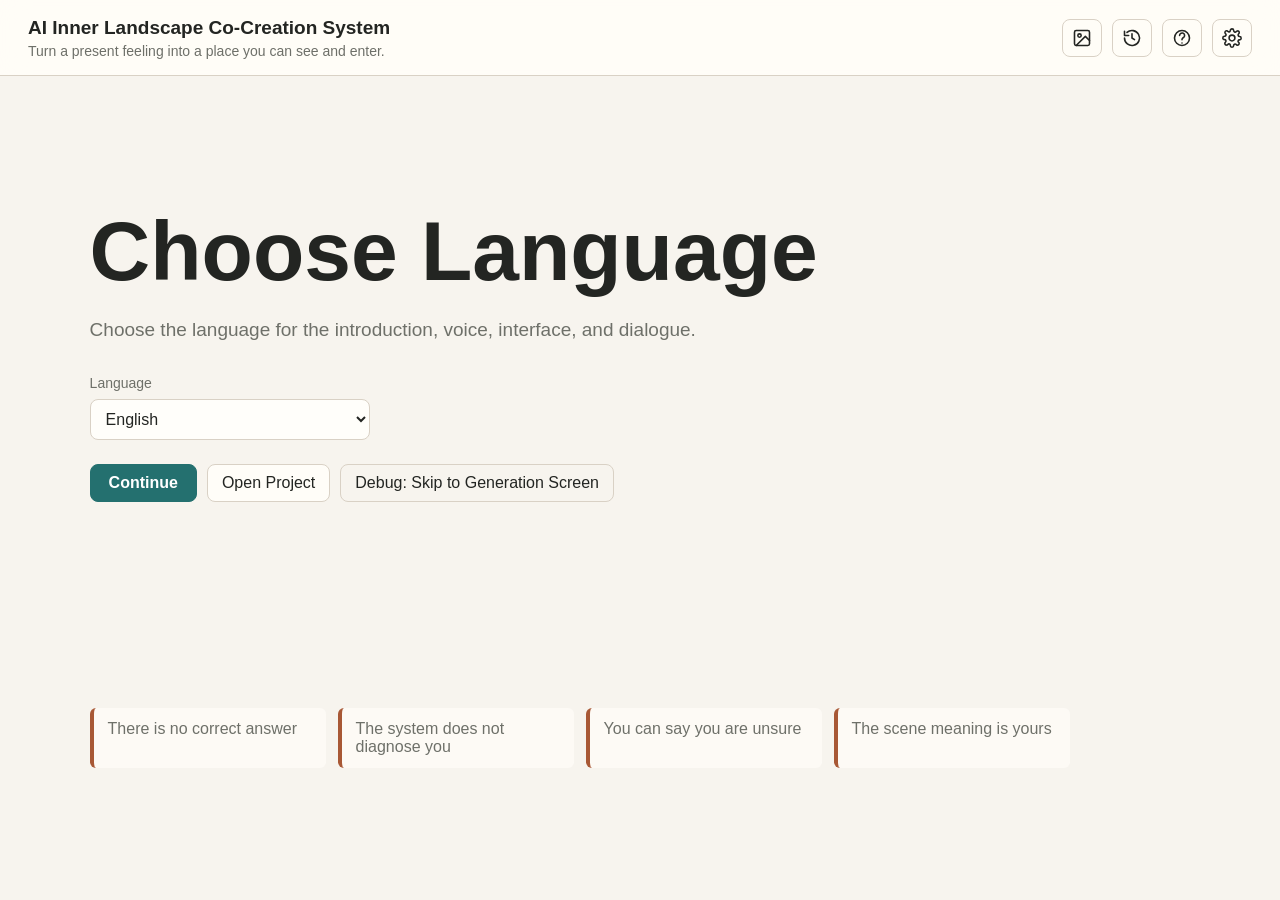
<file: Conversation/inner-landscape-app/index.html>
<!doctype html>
<html lang="en-US">
  <head>
    <meta charset="UTF-8" />
    <meta name="viewport" content="width=device-width, initial-scale=1.0" />
    <title>AI Inner Landscape Co-Creation</title>
    <link rel="stylesheet" href="./style.css?v=20260730-fullscreen-experience" />
  </head>
  <body>
    <div class="app-shell">
      <header class="topbar">
        <div>
          <div class="brand">AI Inner Landscape Co-Creation</div>
          <p class="tagline">Turn a present feeling into a place you can see and enter.</p>
        </div>
        <nav class="top-actions" aria-label="Global actions">
          <a class="icon-button" href="./record.html" title="Generation History" aria-label="Generation History">
            <svg viewBox="0 0 24 24" aria-hidden="true"><rect x="3" y="3" width="18" height="18" rx="2"/><circle cx="9" cy="9" r="2"/><path d="m21 15-5-5L5 21"/></svg>
          </a>
          <button class="icon-button" id="historyBtn" title="History" aria-label="History">
            <svg viewBox="0 0 24 24" aria-hidden="true"><path d="M3 12a9 9 0 1 0 3-6.7"/><path d="M3 4v5h5"/><path d="M12 7v5l3 2"/></svg>
          </button>
          <button class="icon-button" id="helpBtn" title="Help" aria-label="Help">
            <svg viewBox="0 0 24 24" aria-hidden="true"><path d="M9.1 9a3 3 0 1 1 5.8 1c-.5 1.2-1.7 1.7-2.4 2.6-.4.5-.5.9-.5 1.4"/><path d="M12 18h.01"/><circle cx="12" cy="12" r="9"/></svg>
          </button>
          <button class="icon-button" id="settingsBtn" title="Settings" aria-label="Settings">
            <svg viewBox="0 0 24 24" aria-hidden="true"><path d="M12 15.5a3.5 3.5 0 1 0 0-7 3.5 3.5 0 0 0 0 7Z"/><path d="M19.4 15a1.7 1.7 0 0 0 .3 1.9l.1.1a2 2 0 1 1-2.8 2.8l-.1-.1a1.7 1.7 0 0 0-1.9-.3 1.7 1.7 0 0 0-1 1.6V21a2 2 0 1 1-4 0v-.1a1.7 1.7 0 0 0-1-1.6 1.7 1.7 0 0 0-1.9.3l-.1.1a2 2 0 1 1-2.8-2.8l.1-.1a1.7 1.7 0 0 0 .3-1.9 1.7 1.7 0 0 0-1.6-1H3a2 2 0 1 1 0-4h.1a1.7 1.7 0 0 0 1.6-1 1.7 1.7 0 0 0-.3-1.9l-.1-.1a2 2 0 1 1 2.8-2.8l.1.1a1.7 1.7 0 0 0 1.9.3h.1A1.7 1.7 0 0 0 10 3.1V3a2 2 0 1 1 4 0v.1a1.7 1.7 0 0 0 1 1.6h.1a1.7 1.7 0 0 0 1.9-.3l.1-.1a2 2 0 1 1 2.8 2.8l-.1.1a1.7 1.7 0 0 0-.3 1.9v.1a1.7 1.7 0 0 0 1.6 1H21a2 2 0 1 1 0 4h-.1a1.7 1.7 0 0 0-1.5 1Z"/></svg>
          </button>
        </nav>
      </header>

      <main>
        <section class="screen home-screen" id="homeScreen">
          <div class="home-copy">
            <h1>Create Your Inner Landscape</h1>
            <p>AI helps you turn a word into a complete environment through a few simple questions.</p>
            <div class="language-choice" aria-label="Choose Language">
              <label for="homeLanguageSelect">Language</label>
              <select id="homeLanguageSelect">
                <option value="zh-CN">Chinese</option>
                <option value="en-US" selected>English</option>
              </select>
            </div>
            <div class="home-actions">
              <button class="primary-button" id="startBtn">Start Creating</button>
              <label class="secondary-button" for="projectFile">Open Project</label>
              <input id="projectFile" type="file" accept=".json,application/json" hidden />
              <button class="ghost-button" id="debugSkipBtn" type="button">Debug: Skip to Generation Screen</button>
            </div>
          </div>
          <div class="principles" aria-label="System principles">
            <span>There is no correct answer</span>
            <span>The system does not diagnose you</span>
            <span>You can say you are unsure</span>
            <span>The scene meaning is yours</span>
          </div>
        </section>

        <section class="screen intro-screen hidden" id="introScreen">
          <div class="intro-copy">
            <p id="introText"></p>
            <div class="intro-actions">
              <button class="primary-button" id="readyBtn">I'm Ready</button>
            </div>
          </div>
        </section>

        <section class="screen creator-screen hidden" id="creatorScreen">
          <aside class="scene-panel live-archive-panel" aria-label="Current scene archive">
            <div class="panel-heading">
              <div>
                <h2 id="liveArchiveTitle">Current Archive</h2>
                <p id="liveArchiveDesc">Your answers will gradually form a visible scene outline here.</p>
              </div>
            </div>
            <p class="archive-focus-text" id="archiveFocusText"></p>
            <div class="scene-fields live-archive-fields" id="liveArchiveFields"></div>
          </aside>
          <section class="chat-panel" aria-label="AI dialogue">
            <div class="chat-header">
              <div>
                <h2>Creation Dialogue</h2>
                <p>Answer only what you want to answer. AI will organize the scene archive in the background.</p>
              </div>
              <div class="chat-tools">
                <button class="secondary-button" id="musicToggleBtn" type="button">Music</button>
                <button class="secondary-button hidden" id="openConfirmBtn">View Archive</button>
                <button class="ghost-button" id="resetBtn">Restart</button>
              </div>
            </div>
            <div class="messages" id="messages" aria-live="polite"></div>
            <form class="composer" id="messageForm">
              <textarea id="messageInput" rows="3" placeholder="Write whatever comes to mind first. It does not need to be complete."></textarea>
              <div class="composer-actions">
                <button class="secondary-button" type="button" id="backBtn">Back</button>
                <button class="primary-button" type="submit">Send</button>
              </div>
            </form>
          </section>
        </section>

        <section class="screen confirm-screen hidden" id="confirmScreen">
          <div class="confirm-header">
            <div>
              <h1>Confirm Your Inner Landscape</h1>
              <p>Review your landscape. You can edit, delete, lock, or mark the meaning of each field.</p>
            </div>
            <button class="secondary-button" id="backToCreatorBtn">Back to Chat</button>
          </div>
          <div class="confirm-grid" id="confirmGrid"></div>
          <div class="output-actions">
            <button class="primary-button" id="confirmExportBtn">Generate Files</button>
            <button class="secondary-button hidden" id="downloadResultBtn">Download Prompt and Log</button>
            <button class="secondary-button hidden" id="generate2dBtn">Generate 2D Experience</button>
            <button class="secondary-button hidden" id="generateVrBtn">Generate VR Experience</button>
            <button class="primary-button hidden" id="startExperienceBtn">Start Experience</button>
          </div>
          <div class="output-preview hidden" id="outputPreview"></div>
          <p class="status-text hidden" id="vrExperienceStatus"></p>
          <div class="experience-preview hidden" id="experiencePreview"></div>
        </section>

        <section class="screen experience-screen hidden" id="experienceScreen">
          <img id="experienceImage" alt="Generated 2D inner landscape" />
          <audio id="experienceSound" loop></audio>
          <audio id="experienceMusic" loop></audio>
          <div class="experience-controls">
            <button class="secondary-button" id="exitExperienceBtn">Exit Experience</button>
          </div>
        </section>
      </main>
    </div>

    <div class="drawer-backdrop hidden" id="drawerBackdrop"></div>
    <aside class="settings-drawer hidden" id="settingsDrawer" aria-label="Settings">
      <div class="drawer-header">
        <div>
          <h2>Settings</h2>
          <p>API keys are kept only in this browser session.</p>
        </div>
        <button class="icon-button" id="closeSettingsBtn" title="Close Settings" aria-label="Close Settings">
          <svg viewBox="0 0 24 24" aria-hidden="true"><path d="M18 6 6 18"/><path d="m6 6 12 12"/></svg>
        </button>
      </div>

      <section class="settings-section">
        <h3>Language</h3>
        <label for="languageSelect">Interface and Dialogue Language</label>
        <select id="languageSelect">
          <option value="zh-CN">Chinese</option>
          <option value="en-US" selected>English</option>
        </select>
      </section>

      <section class="settings-section">
        <h3>API Settings</h3>
        <label for="apiKeyInput">OpenAI API Key</label>
        <div class="inline-field">
          <input id="apiKeyInput" type="password" autocomplete="off" placeholder="sk-..." />
          <button class="icon-button compact" id="toggleKeyBtn" title="Show or hide" aria-label="Show or hide API key">
            <svg viewBox="0 0 24 24" aria-hidden="true"><path d="M2 12s3.5-6 10-6 10 6 10 6-3.5 6-10 6S2 12 2 12Z"/><circle cx="12" cy="12" r="3"/></svg>
          </button>
        </div>
        <div class="button-row">
          <button class="secondary-button" id="testApiBtn">Test Connection</button>
          <button class="ghost-button" id="clearApiBtn">Clear</button>
        </div>
        <p class="status-text" id="apiStatus">Not set</p>
        <label for="elevenLabsKeyInput">ElevenLabs API Key</label>
        <input id="elevenLabsKeyInput" type="password" autocomplete="off" placeholder="xi-..." />
        <label for="soundProviderSelect">Sound Effect Provider</label>
        <select id="soundProviderSelect">
          <option value="elevenlabs">ElevenLabs</option>
          <option value="falai">fal.ai (Stable Audio)</option>
        </select>
        <label for="falKeyInput">fal.ai API Key</label>
        <input id="falKeyInput" type="password" autocomplete="off" placeholder="fal_..." />
        <p class="notice">The API key is only used to call the selected model. Use it only in a local research environment.</p>
      </section>

      <section class="settings-section">
        <h3>Model Settings</h3>
        <label for="modelSelect">Dialogue Model</label>
        <select id="modelSelect">
          <option value="gpt-4o">4o</option>
          <option value="gpt-4.1">4.1</option>
          <option value="gpt-4.1-mini">4.1 mini</option>
          <option value="gpt-5.4">5.4</option>
          <option value="gpt-5.4-mini">5.4 mini</option>
          <option value="gpt-5.5">5.5</option>
        </select>
        <label for="temperatureInput">Temperature</label>
        <div class="range-row">
          <input id="temperatureRange" type="range" min="0" max="1" step="0.01" value="0.4" />
          <input id="temperatureInput" type="text" inputmode="decimal" pattern="^0(\\.\\d+)?$|^1(\\.0+)?$" value="0.4" />
        </div>
        <p class="notice">Use 0.3-0.5 for stable extraction. Unsupported parameters are omitted automatically.</p>
      </section>

      <section class="settings-section">
        <h3>Generation Settings</h3>
        <label><input id="englishPromptCheck" type="checkbox" checked /> Generate English image and sound prompts</label>
        <label><input id="strictNoPsychCheck" type="checkbox" checked /> Block psychological diagnosis wording</label>
      </section>

      <section class="settings-section">
        <h3>File Save Settings</h3>
        <label for="outputFolderInput">Project Save Location</label>
        <input id="outputFolderInput" value="Documents/InnerLandscape/" />
        <div class="button-row">
          <button class="secondary-button" id="restoreFolderBtn">Restore Default</button>
        </div>
        <p class="notice">Save prompts and logs through the local server or download them in the browser.</p>
      </section>
    </aside>

    <dialog id="infoDialog">
      <form method="dialog">
        <h2 id="dialogTitle">Information</h2>
        <div id="dialogBody"></div>
        <button class="primary-button">OK</button>
      </form>
    </dialog>

    <script src="./app.js?v=20260730-fullscreen-experience"></script>
  </body>
</html>
</file>
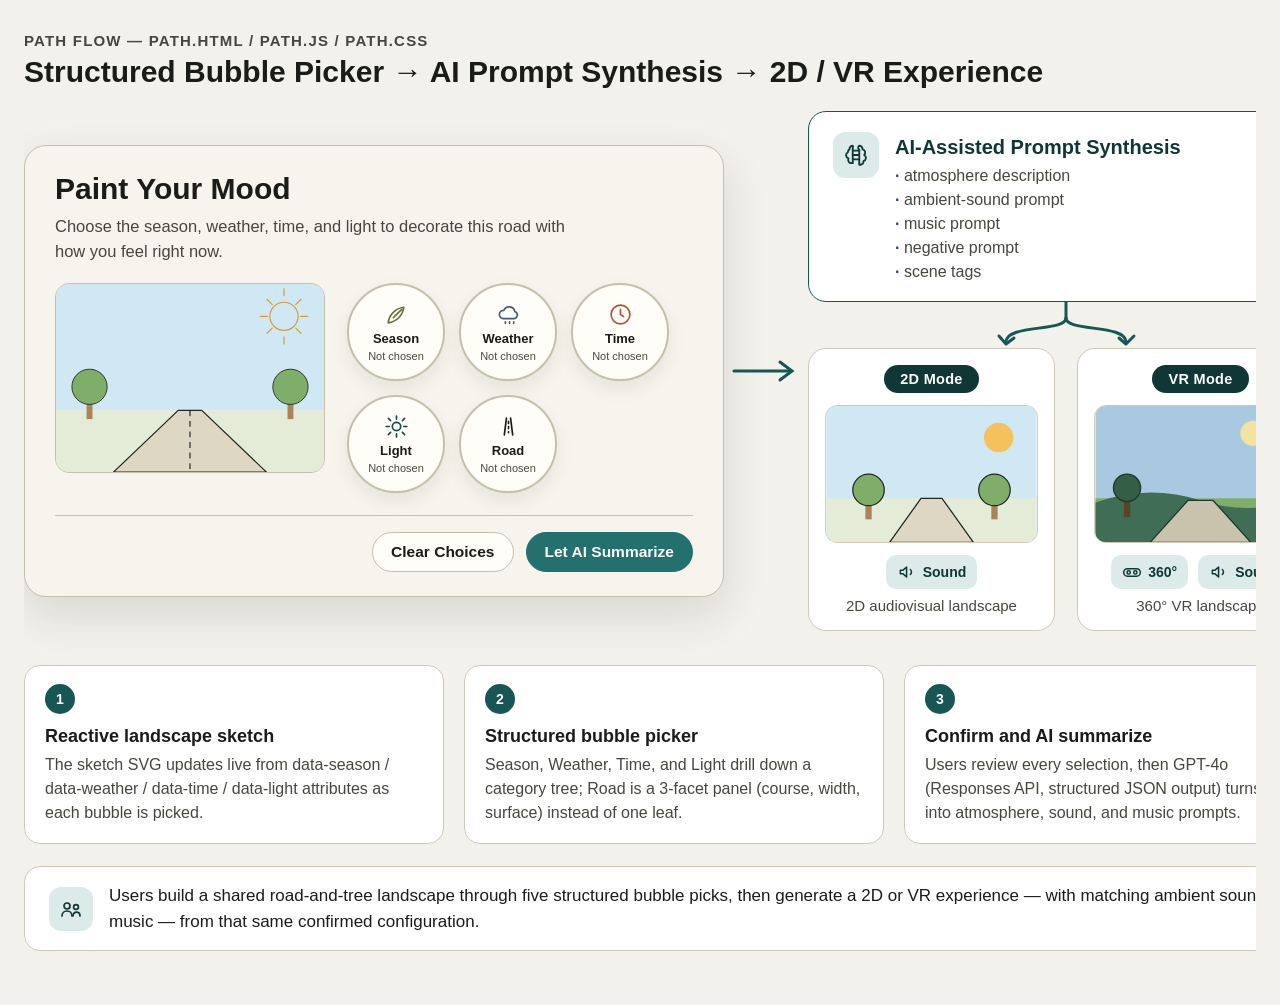
<file: Docs/PathFlowDiagram.html>
<!doctype html>
<html lang="en">
<head>
<meta charset="UTF-8" />
<meta name="viewport" content="width=device-width, initial-scale=1.0" />
<title>Path Flow — Bubble Picker to 2D/VR Pipeline</title>
<style>
  :root {
    --page-bg: #f2f1ec;
    --card: #ffffff;
    --card-line: #cfc9ba;
    --text: #1a1c19;
    --text-soft: #45473f;
    --teal: #185655;
    --teal-dark: #103635;
    --soft-teal: #dcebea;
    --arrow: #185655;

    /* fixed tokens copied verbatim from the real app's style.css / path.css,
       darkened from the originals for legibility in this standalone figure */
    --app-paper: #f7f4ee;
    --app-surface: #fffdf8;
    --app-ink: #1a1c19;
    --app-muted: #45473f;
    --app-line: #c7bfae;
    --app-teal: #24706f;
    --app-teal-dark: #174c4b;
    --app-soft-teal: #dcebea;
    --app-rust: #a85835;
    --app-olive: #68733d;
    --app-blue: #465b7a;
  }
  @media (prefers-color-scheme: dark) {
    :root {
      --page-bg: #14171b;
      --card: #1b1f24;
      --card-line: #2b3138;
      --text: #eceae4;
      --text-soft: #a3a89f;
      --teal: #4fb3ab;
      --teal-dark: #7fd0c7;
      --soft-teal: #1f3634;
      --arrow: #4fb3ab;
    }
  }
  :root[data-theme="dark"] {
    --page-bg: #14171b; --card: #1b1f24; --card-line: #2b3138;
    --text: #eceae4; --text-soft: #a3a89f;
    --teal: #4fb3ab; --teal-dark: #7fd0c7; --soft-teal: #1f3634; --arrow: #4fb3ab;
  }
  :root[data-theme="light"] {
    --page-bg: #f2f1ec; --card: #ffffff; --card-line: #e1ddd2;
    --text: #232522; --text-soft: #6e7069;
    --teal: #24706f; --teal-dark: #174c4b; --soft-teal: #dcebea; --arrow: #24706f;
  }

  * { box-sizing: border-box; }
  html, body { margin: 0; background: var(--page-bg); }
  body {
    padding: 32px 24px 48px;
    font-family: "Microsoft YaHei", "PingFang SC", -apple-system, "Segoe UI", Arial, sans-serif;
    color: var(--text);
  }

  .wrap { max-width: 1520px; margin: 0 auto; }

  .page-head { margin-bottom: 22px; }
  .page-head .kicker {
    font-size: 15px; font-weight: 700; letter-spacing: 0.08em; text-transform: uppercase;
    color: var(--text-soft);
  }
  .page-head h1 { margin: 6px 0 0; font-size: 30px; font-weight: 800; text-wrap: balance; }

  .scroller { overflow-x: auto; padding-bottom: 6px; }
  .stage { min-width: 1300px; }

  /* ---------- top: mockup + arrow + right column ---------- */
  .flow-top { display: flex; align-items: center; gap: 0; }

  .mockup-panel {
    flex: none;
    width: 700px;
    background: var(--app-paper);
    border: 1.5px solid var(--app-line);
    border-radius: 22px;
    padding: 26px 30px 24px;
    box-shadow: 0 18px 45px rgba(38, 35, 28, 0.12);
    color: var(--app-ink);
  }
  .mockup-panel h2 {
    margin: 0; font-size: 30px; font-weight: 800; color: var(--app-ink);
  }
  .mockup-panel .desc {
    margin: 8px 0 0; font-size: 16.5px; line-height: 1.5; color: var(--app-muted); max-width: 520px;
  }
  .mockup-row { display: flex; gap: 22px; margin-top: 20px; align-items: stretch; }
  .sketch-frame {
    flex: none; width: 270px; height: 190px; border-radius: 14px; overflow: hidden;
    border: 1.5px solid var(--app-line);
  }
  .sketch-frame svg { display: block; width: 100%; height: 100%; }

  .bubbles-grid {
    display: grid;
    grid-template-columns: repeat(3, 98px);
    gap: 14px;
    align-content: start;
  }
  .bubble {
    width: 98px; height: 98px; border-radius: 999px;
    border: 2px solid var(--app-line); background: var(--app-surface);
    display: flex; flex-direction: column; align-items: center; justify-content: center; gap: 4px;
    box-shadow: 0 8px 18px rgba(38, 35, 28, 0.08);
  }
  .bubble svg { width: 25px; height: 25px; fill: none; stroke: currentColor; stroke-width: 1.6; stroke-linecap: round; stroke-linejoin: round; }
  .bubble .lbl { font-size: 13px; font-weight: 700; color: var(--app-ink); }
  .bubble .val { font-size: 11px; color: var(--app-muted); }
  .bubble.season svg { color: var(--app-olive); }
  .bubble.weather svg { color: var(--app-blue); }
  .bubble.time svg { color: var(--app-rust); }
  .bubble.light svg { color: var(--app-teal-dark); }
  .bubble.road svg { color: var(--app-ink); }

  .mockup-divider { height: 1px; background: var(--app-line); margin: 22px 0 16px; }
  .mockup-actions { display: flex; gap: 12px; justify-content: flex-end; }
  .btn {
    font-size: 15.5px; font-weight: 700; padding: 10px 18px; border-radius: 999px; border: 1.5px solid var(--app-line);
    background: var(--app-surface); color: var(--app-ink);
  }
  .btn.primary { background: var(--app-teal); border-color: var(--app-teal); color: #fdfdfb; }

  /* horizontal connector between mockup and right column */
  .h-connector { flex: none; width: 84px; display: flex; align-items: center; justify-content: center; }
  .h-connector svg { width: 68px; height: 28px; color: var(--arrow); }

  .right-col { flex: 1 1 auto; display: flex; flex-direction: column; gap: 0; min-width: 460px; }

  .synth-card {
    background: var(--card); border: 1.5px solid var(--teal); border-radius: 18px;
    padding: 20px 24px; display: flex; gap: 16px; align-items: flex-start;
  }
  .synth-card .icon {
    flex: none; width: 46px; height: 46px; border-radius: 12px; background: var(--soft-teal);
    display: flex; align-items: center; justify-content: center; color: var(--teal-dark);
  }
  .synth-card .icon svg { width: 26px; height: 26px; }
  .synth-card h3 { margin: 4px 0 8px; font-size: 20px; font-weight: 800; color: var(--teal-dark); }
  .synth-card ul {
    margin: 0; padding: 0; list-style: none; display: flex; flex-direction: column; gap: 6px;
  }
  .synth-card li { font-size: 16px; color: var(--text-soft); }
  .synth-card li::before { content: "· "; color: var(--teal); font-weight: 800; }

  .split { width: 100%; height: 46px; }
  .split svg { width: 100%; height: 100%; color: var(--arrow); }

  .modes-row { display: flex; gap: 22px; }
  .mode-card {
    flex: 1 1 0; background: var(--card); border: 1.5px solid var(--card-line); border-radius: 18px;
    padding: 16px; text-align: center;
  }
  .mode-pill {
    display: inline-block; font-size: 14.5px; font-weight: 800; letter-spacing: 0.02em;
    background: var(--teal-dark); color: #fdfdfb; padding: 6px 16px; border-radius: 999px; margin-bottom: 12px;
  }
  .preview-frame {
    border-radius: 12px; overflow: hidden; border: 1.5px solid var(--card-line); position: relative;
    aspect-ratio: 200 / 130;
  }
  .preview-frame svg { display: block; width: 100%; height: 100%; }
  .mode-icons { display: flex; align-items: center; justify-content: center; gap: 10px; margin: 12px 0 4px; }
  .mode-icons .chip {
    display: flex; align-items: center; gap: 6px; background: var(--soft-teal); color: var(--teal-dark);
    border-radius: 10px; padding: 7px 11px; font-size: 14px; font-weight: 700;
  }
  .mode-icons svg { width: 20px; height: 20px; }
  .mode-caption { font-size: 15px; color: var(--text-soft); margin-top: 8px; }

  /* ---------- steps row ---------- */
  .steps-row { display: flex; gap: 20px; margin-top: 34px; }
  .step-card { flex: 1 1 0; background: var(--card); border: 1.5px solid var(--card-line); border-radius: 16px; padding: 18px 20px; }
  .step-num {
    width: 30px; height: 30px; border-radius: 999px; background: var(--teal); color: #fdfdfb;
    display: flex; align-items: center; justify-content: center; font-weight: 800; font-size: 14px;
    font-variant-numeric: tabular-nums;
  }
  .step-card h4 { margin: 12px 0 6px; font-size: 18px; font-weight: 800; }
  .step-card p { margin: 0; font-size: 16px; line-height: 1.5; color: var(--text-soft); }

  /* ---------- summary bar ---------- */
  .summary-bar {
    margin-top: 22px; display: flex; align-items: center; gap: 16px;
    background: var(--card); border: 1.5px solid var(--card-line); border-radius: 16px; padding: 16px 24px;
  }
  .summary-bar .icon {
    flex: none; width: 44px; height: 44px; border-radius: 12px; background: var(--soft-teal);
    display: flex; align-items: center; justify-content: center; color: var(--teal-dark);
  }
  .summary-bar .icon svg { width: 24px; height: 24px; }
  .summary-bar p { margin: 0; font-size: 17px; line-height: 1.5; color: var(--text); }
</style>
</head>
<body>

<div class="wrap">
  <div class="page-head">
    <div class="kicker">Path Flow — path.html / path.js / path.css</div>
    <h1>Structured Bubble Picker → AI Prompt Synthesis → 2D / VR Experience</h1>
  </div>

  <div class="scroller">
  <div class="stage">

    <div class="flow-top">

      <!-- ============ LEFT: faithful mini-recreation of the real bubbles screen ============ -->
      <div class="mockup-panel">
        <h2>Paint Your Mood</h2>
        <p class="desc">Choose the season, weather, time, and light to decorate this road with how you feel right now.</p>

        <div class="mockup-row">
          <div class="sketch-frame">
            <svg viewBox="0 0 480 320" preserveAspectRatio="xMidYMid slice">
              <rect x="0" y="0" width="480" height="215" fill="#cfe8f3"></rect>
              <rect x="0" y="215" width="480" height="105" fill="#e4ecd8"></rect>
              <circle cx="400" cy="55" r="24" fill="none" stroke="#d99a3c" stroke-width="2"></circle>
              <g stroke="#d99a3c" stroke-width="2" stroke-linecap="round">
                <line x1="400" y1="20" x2="400" y2="8"></line>
                <line x1="428" y1="55" x2="440" y2="55"></line>
                <line x1="400" y1="90" x2="400" y2="102"></line>
                <line x1="372" y1="55" x2="360" y2="55"></line>
                <line x1="420" y1="35" x2="429" y2="26"></line>
                <line x1="420" y1="75" x2="429" y2="84"></line>
                <line x1="380" y1="35" x2="371" y2="26"></line>
                <line x1="380" y1="75" x2="371" y2="84"></line>
              </g>
              <g class="tree" transform="translate(0,0)">
                <rect x="64" y="195" width="10" height="35" fill="#a9835a"></rect>
                <circle cx="69" cy="175" r="30" fill="#7fae6b" stroke="#232522" stroke-width="1.5"></circle>
              </g>
              <g class="tree">
                <rect x="406" y="195" width="10" height="35" fill="#a9835a"></rect>
                <circle cx="411" cy="175" r="30" fill="#7fae6b" stroke="#232522" stroke-width="1.5"></circle>
              </g>
              <polygon points="220,215 260,215 370,320 110,320" fill="#ded7c4" stroke="#232522" stroke-width="2"></polygon>
              <polyline points="240,215 240,318" fill="none" stroke="#232522" stroke-width="2" stroke-dasharray="10 8"></polyline>
            </svg>
          </div>

          <div class="bubbles-grid">
            <div class="bubble season">
              <svg viewBox="0 0 24 24"><path d="M4 20c8-1 14-7 15-15-8 1-14 7-15 15Z"/><path d="M9 15c2-2 4-4 8-8"/></svg>
              <div class="lbl">Season</div><div class="val">Not chosen</div>
            </div>
            <div class="bubble weather">
              <svg viewBox="0 0 24 24"><path d="M7 16a4 4 0 0 1 .5-8 5.6 5.6 0 0 1 10.6 1.2A3.5 3.5 0 0 1 17 16H7Z"/><path d="M9 19v1.5M13 19v1.5M17 19v1.5"/></svg>
              <div class="lbl">Weather</div><div class="val">Not chosen</div>
            </div>
            <div class="bubble time">
              <svg viewBox="0 0 24 24"><circle cx="12" cy="12" r="9"/><path d="M12 7v5l3 2"/></svg>
              <div class="lbl">Time</div><div class="val">Not chosen</div>
            </div>
            <div class="bubble light">
              <svg viewBox="0 0 24 24"><circle cx="12" cy="12" r="4"/><path d="M12 2v3M12 19v3M4.2 4.2l2.1 2.1M17.7 17.7l2.1 2.1M2 12h3M19 12h3M4.2 19.8l2.1-2.1M17.7 6.3l2.1-2.1"/></svg>
              <div class="lbl">Light</div><div class="val">Not chosen</div>
            </div>
            <div class="bubble road">
              <svg viewBox="0 0 24 24"><path d="M8 20 10 4"/><path d="M16 20 14 4"/><path d="M12 7v2M12 12v2M12 17v1"/></svg>
              <div class="lbl">Road</div><div class="val">Not chosen</div>
            </div>
          </div>
        </div>

        <div class="mockup-divider"></div>
        <div class="mockup-actions">
          <div class="btn">Clear Choices</div>
          <div class="btn primary">Let AI Summarize</div>
        </div>
      </div>

      <!-- horizontal connector -->
      <div class="h-connector">
        <svg viewBox="0 0 68 28" fill="none" stroke="currentColor" stroke-width="3" stroke-linecap="round">
          <line x1="2" y1="14" x2="58" y2="14"/>
          <path d="M48 5l12 9-12 9" fill="none"/>
        </svg>
      </div>

      <!-- ============ RIGHT: AI synthesis + 2D/VR outputs ============ -->
      <div class="right-col">

        <div class="synth-card">
          <div class="icon" aria-hidden="true">
            <svg viewBox="0 0 24 24" fill="none" stroke="currentColor" stroke-width="1.7" stroke-linecap="round" stroke-linejoin="round">
              <path d="M9 3.5a3 3 0 0 0-3 3v.3A3 3 0 0 0 4.5 9.5a3 3 0 0 0 .6 5.6A3 3 0 0 0 8 19.5h1v-14A2 2 0 0 0 9 3.5z"/>
              <path d="M15 3.5a3 3 0 0 1 3 3v.3a3 3 0 0 1 1.5 5.2 3 3 0 0 1-.6 5.6 3 3 0 0 1-2.9 3.4h-1v-14a2 2 0 0 1 0-3.5z"/>
              <path d="M9 8h6M9 12h6M9 16h6"/>
            </svg>
          </div>
          <div>
            <h3>AI-Assisted Prompt Synthesis</h3>
            <ul>
              <li>atmosphere description</li>
              <li>ambient-sound prompt</li>
              <li>music prompt</li>
              <li>negative prompt</li>
              <li>scene tags</li>
            </ul>
          </div>
        </div>

        <div class="split">
          <svg viewBox="0 0 200 46" fill="none">
            <path d="M100 0 V16" stroke="currentColor" stroke-width="3" stroke-linecap="round"/>
            <path d="M100 16 C100 30, 40 22, 40 40" stroke="currentColor" stroke-width="3" stroke-linecap="round"/>
            <path d="M100 16 C100 30, 160 22, 160 40" stroke="currentColor" stroke-width="3" stroke-linecap="round"/>
            <path d="M33 34l7 8 8-6" stroke="currentColor" stroke-width="3" stroke-linecap="round" stroke-linejoin="round" fill="none"/>
            <path d="M153 36l7 6 8-8" stroke="currentColor" stroke-width="3" stroke-linecap="round" stroke-linejoin="round" fill="none"/>
          </svg>
        </div>

        <div class="modes-row">

          <div class="mode-card">
            <div class="mode-pill">2D Mode</div>
            <div class="preview-frame">
              <svg viewBox="0 0 200 130" preserveAspectRatio="xMidYMid meet">
                <rect width="200" height="130" fill="#cfe8f3"/>
                <rect y="88" width="200" height="42" fill="#e4ecd8"/>
                <circle cx="164" cy="30" r="14" fill="#f4c15c"/>
                <rect x="37" y="90" width="6" height="18" fill="#a9835a"/>
                <rect x="157" y="90" width="6" height="18" fill="#a9835a"/>
                <circle cx="40" cy="80" r="15" fill="#7fae6b" stroke="#232522" stroke-width="1.2"/>
                <circle cx="160" cy="80" r="15" fill="#7fae6b" stroke="#232522" stroke-width="1.2"/>
                <polygon points="90,88 110,88 140,130 60,130" fill="#ded7c4" stroke="#232522" stroke-width="1.2"/>
              </svg>
            </div>
            <div class="mode-icons">
              <div class="chip">
                <svg viewBox="0 0 24 24" fill="none" stroke="currentColor" stroke-width="1.8" stroke-linecap="round" stroke-linejoin="round"><path d="M4 10v4h3l4.5 4V6L7 10H4z"/><path d="M16 9a4 4 0 0 1 0 6"/></svg>
                Sound
              </div>
            </div>
            <div class="mode-caption">2D audiovisual landscape</div>
          </div>

          <div class="mode-card">
            <div class="mode-pill">VR Mode</div>
            <div class="preview-frame">
              <svg viewBox="0 0 200 130" preserveAspectRatio="xMidYMid meet">
                <rect width="200" height="130" fill="#a9c9e0"/>
                <rect y="88" width="200" height="42" fill="#7fae6b"/>
                <path d="M0 92 Q50 74 100 90 T200 86 V130 H0 Z" fill="#3f6d55"/>
                <circle cx="150" cy="26" r="12" fill="#f4e2a0"/>
                <rect x="27" y="88" width="6" height="18" fill="#5a4326"/>
                <rect x="167" y="88" width="6" height="18" fill="#5a4326"/>
                <circle cx="30" cy="78" r="13" fill="#355e46" stroke="#20362a" stroke-width="1.2"/>
                <circle cx="170" cy="78" r="13" fill="#355e46" stroke="#20362a" stroke-width="1.2"/>
                <polygon points="88,90 112,90 148,130 52,130" fill="#c9c2ac" stroke="#20362a" stroke-width="1.2"/>
              </svg>
            </div>
            <div class="mode-icons">
              <div class="chip">
                <svg viewBox="0 0 24 24" fill="none" stroke="currentColor" stroke-width="1.8" stroke-linecap="round" stroke-linejoin="round">
                  <rect x="2" y="8" width="20" height="9" rx="4.5"/>
                  <circle cx="8" cy="12.5" r="2"/>
                  <circle cx="16" cy="12.5" r="2"/>
                </svg>
                360&#176;
              </div>
              <div class="chip">
                <svg viewBox="0 0 24 24" fill="none" stroke="currentColor" stroke-width="1.8" stroke-linecap="round" stroke-linejoin="round"><path d="M4 10v4h3l4.5 4V6L7 10H4z"/><path d="M16 9a4 4 0 0 1 0 6"/></svg>
                Sound
              </div>
            </div>
            <div class="mode-caption">360&#176; VR landscape</div>
          </div>

        </div>
      </div>
    </div>

    <!-- ============ steps ============ -->
    <div class="steps-row">
      <div class="step-card">
        <div class="step-num">1</div>
        <h4>Reactive landscape sketch</h4>
        <p>The sketch SVG updates live from data-season / data-weather / data-time / data-light attributes as each bubble is picked.</p>
      </div>
      <div class="step-card">
        <div class="step-num">2</div>
        <h4>Structured bubble picker</h4>
        <p>Season, Weather, Time, and Light drill down a category tree; Road is a 3-facet panel (course, width, surface) instead of one leaf.</p>
      </div>
      <div class="step-card">
        <div class="step-num">3</div>
        <h4>Confirm and AI summarize</h4>
        <p>Users review every selection, then GPT-4o (Responses API, structured JSON output) turns them into atmosphere, sound, and music prompts.</p>
      </div>
    </div>

    <!-- ============ summary ============ -->
    <div class="summary-bar">
      <div class="icon" aria-hidden="true">
        <svg viewBox="0 0 24 24" fill="none" stroke="currentColor" stroke-width="1.7" stroke-linecap="round" stroke-linejoin="round">
          <circle cx="8" cy="9" r="3"/>
          <circle cx="17" cy="10" r="2.4"/>
          <path d="M3 19c0-3 2.2-5 5-5s5 2 5 5"/>
          <path d="M14 19c.2-2.2 1.6-3.8 3.5-3.8 2.1 0 3.5 1.7 3.5 3.8"/>
        </svg>
      </div>
      <p>Users build a shared road-and-tree landscape through five structured bubble picks, then generate a 2D or VR experience — with matching ambient sound and music — from that same confirmed configuration.</p>
    </div>

  </div>
  </div>
</div>

</body>
</html>
</file>
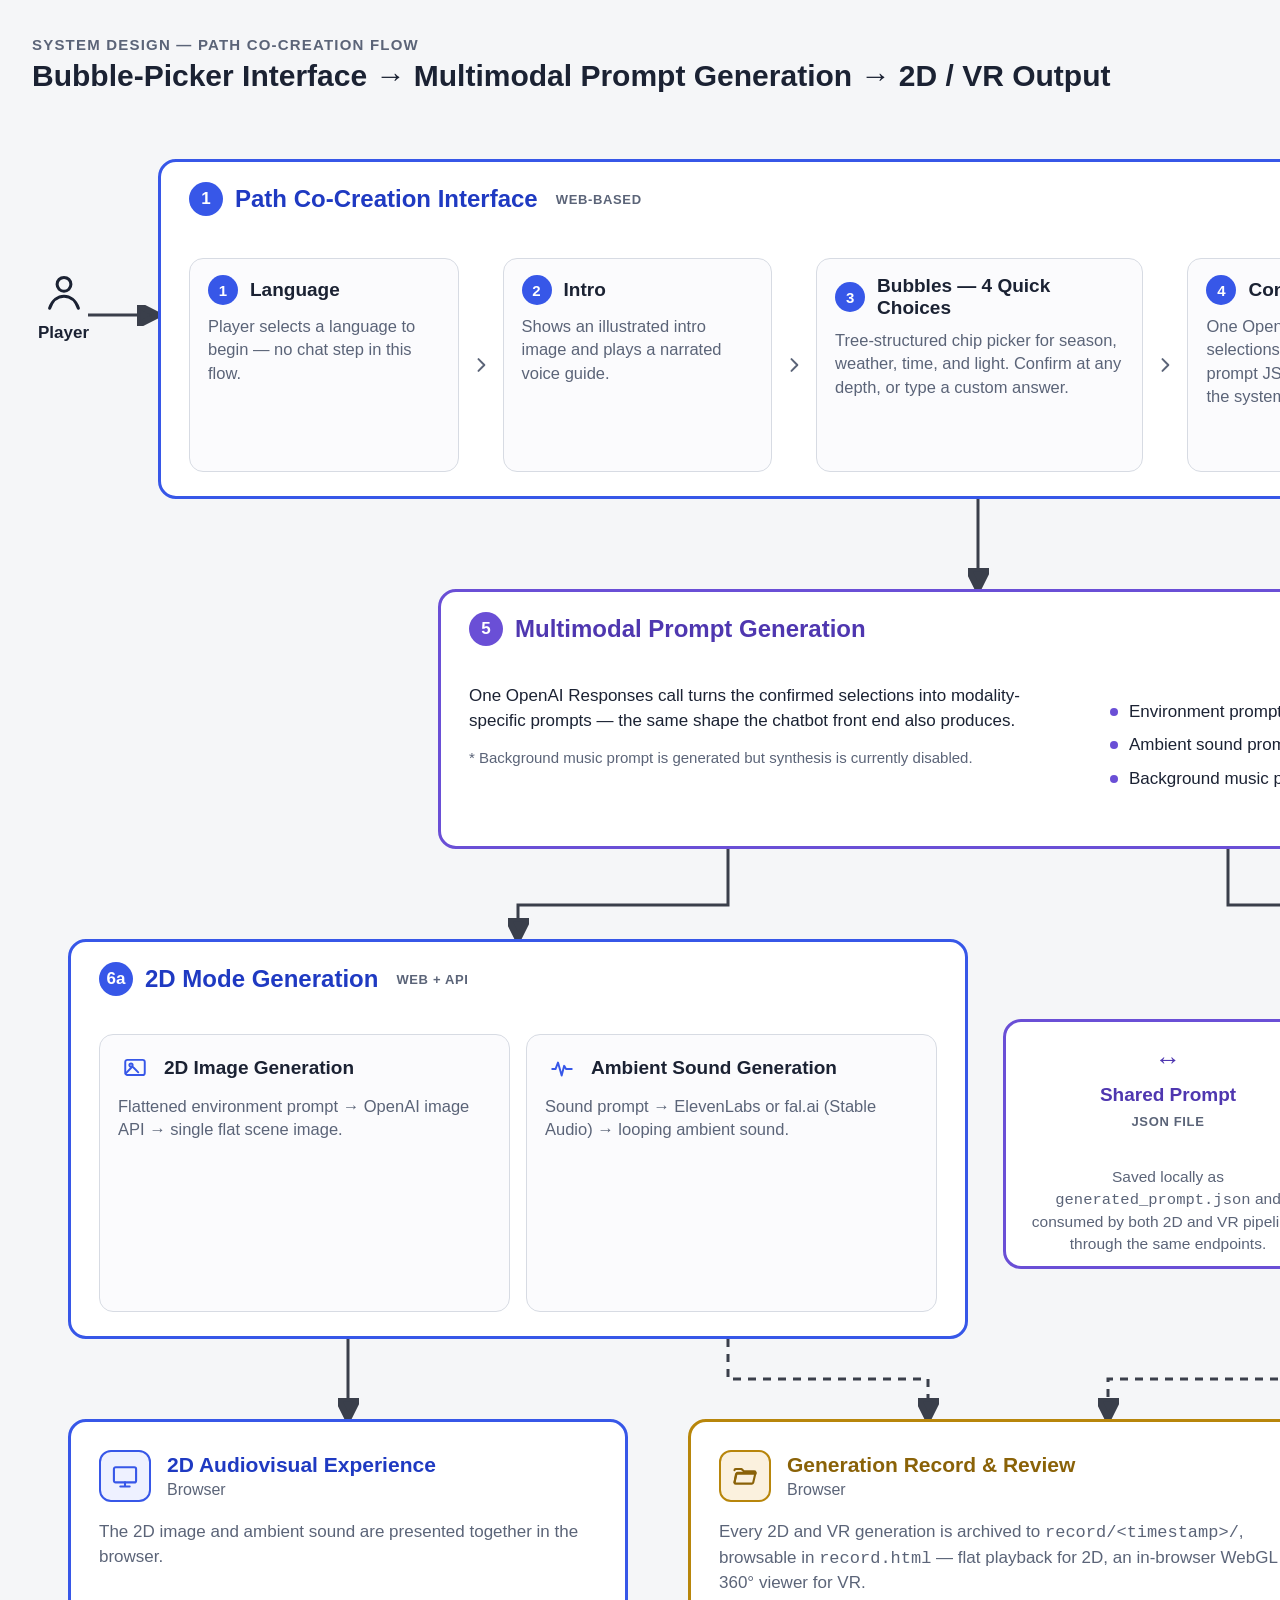
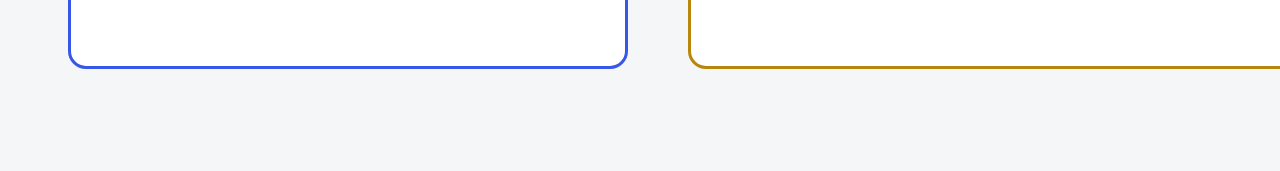
<file: Docs/SystemArchitectureFigure.html>
<!doctype html>
<html lang="en">
<head>
<meta charset="UTF-8" />
<meta name="viewport" content="width=device-width, initial-scale=1.0" />
<title>Path Co-Creation System — Generation Flow</title>
<style>
  :root {
    --bg: #f5f6f8;
    --surface: #ffffff;
    --surface-2: #fbfbfd;
    --line: #d7dbe3;
    --text: #1b2233;
    --text-soft: #5b6478;
    --blue: #3757e8;
    --blue-strong: #1f3ac2;
    --blue-tint: #eef1ff;
    --teal: #0f8f80;
    --teal-strong: #0b6f63;
    --teal-tint: #e9f7f4;
    --purple: #6a4fd6;
    --purple-strong: #4f37b0;
    --purple-tint: #f1edfd;
    --amber: #b8860b;
    --amber-strong: #8a6208;
    --amber-tint: #fbf1de;
    --arrow: #3a3f4b;
  }
  * { box-sizing: border-box; }
  html, body {
    margin: 0;
    padding: 0;
    background: var(--bg);
    color: var(--text);
    font-family: -apple-system, "Segoe UI", "Helvetica Neue", Arial, sans-serif;
  }
  body { padding: 36px 28px 52px; }

  .page-head { max-width: 1900px; margin: 0 auto 26px; padding: 0 4px; }
  .page-head .kicker {
    font-size: 15px; font-weight: 700; letter-spacing: 0.08em;
    text-transform: uppercase; color: var(--text-soft);
  }
  .page-head h1 { margin: 6px 0 0; font-size: 30px; font-weight: 800; text-wrap: balance; }

  .canvas { position: relative; width: 1900px; height: 1600px; margin: 0 auto; }

  .box { position: absolute; border-radius: 18px; border: 3px solid; background: var(--surface); }
  .box.blue { border-color: var(--blue); }
  .box.teal { border-color: var(--teal); }
  .box.purple { border-color: var(--purple); border-style: dashed; }
  .box.purple.solid { border-style: solid; }
  .box.amber { border-color: var(--amber); }

  .box-title {
    position: absolute; top: 20px; left: 28px; right: 28px;
    display: flex; align-items: center; gap: 12px;
    font-weight: 800; font-size: 24px; text-wrap: balance;
  }
  .box-title .badge {
    flex: none; width: 34px; height: 34px; border-radius: 50%;
    color: #fff; display: flex; align-items: center; justify-content: center;
    font-size: 17px; font-weight: 800;
  }
  .box-title.blue { color: var(--blue-strong); }
  .box-title.blue .badge { background: var(--blue); }
  .box-title.teal { color: var(--teal-strong); }
  .box-title.teal .badge { background: var(--teal); }
  .box-title.purple { color: var(--purple-strong); }
  .box-title.purple .badge { background: var(--purple); }
  .box-title .tag {
    margin-left: 6px; font-size: 13px; font-weight: 700; letter-spacing: 0.05em;
    text-transform: uppercase; color: var(--text-soft);
  }

  .card {
    position: absolute; border-radius: 14px; border: 1.5px solid var(--line);
    background: var(--surface-2); padding: 16px 18px 18px;
  }
  .card .card-head { display: flex; align-items: center; gap: 12px; }
  .card .badge {
    flex: none; width: 30px; height: 30px; border-radius: 50%;
    background: var(--blue); color: #fff; display: flex; align-items: center;
    justify-content: center; font-size: 15px; font-weight: 800;
  }
  .card .icon {
    flex: none; width: 34px; height: 34px; display: flex; align-items: center;
    justify-content: center; color: var(--blue);
  }
  .card .icon svg { width: 26px; height: 26px; }
  .card h4 { margin: 0; font-size: 19px; font-weight: 800; color: var(--text); }
  .card p { margin: 10px 0 0; font-size: 16.5px; line-height: 1.42; color: var(--text-soft); }

  .info-box { position: absolute; padding: 22px 28px 26px; }
  .info-head { display: flex; align-items: center; gap: 16px; margin-top: 6px; }
  .info-head .icon {
    flex: none; width: 52px; height: 52px; border-radius: 12px; border: 2px solid;
    display: flex; align-items: center; justify-content: center;
  }
  .info-head .icon.blue { border-color: var(--blue); color: var(--blue); background: var(--blue-tint); }
  .info-head .icon.teal { border-color: var(--teal); color: var(--teal); background: var(--teal-tint); }
  .info-head .icon svg { width: 28px; height: 28px; }
  .info-head h3 { margin: 0; font-size: 21px; font-weight: 800; }
  .info-head h3.blue { color: var(--blue-strong); }
  .info-head h3.teal { color: var(--teal-strong); }
  .info-head p.desc { margin: 4px 0 0; font-size: 16px; color: var(--text-soft); }

  .bullets { list-style: none; margin: 16px 0 0; padding: 0; display: flex; flex-direction: column; gap: 10px; }
  .bullets li { position: relative; padding-left: 22px; font-size: 17px; color: var(--text); line-height: 1.38; }
  .bullets li::before {
    content: ""; position: absolute; left: 3px; top: 8px; width: 8px; height: 8px; border-radius: 50%;
  }
  .box.blue .bullets li::before, .card.blue-dot .bullets li::before { background: var(--blue); }
  .box.teal .bullets li::before { background: var(--teal); }
  .box.purple .bullets li::before { background: var(--purple); }

  .foot-note { margin: 14px 0 0; font-size: 15px; line-height: 1.4; color: var(--text-soft); }

  .row { position: absolute; display: flex; align-items: center; }
  .chip-row { display: flex; align-items: stretch; gap: 12px; }
  .chevron-sep { display: flex; align-items: center; color: var(--text-soft); }
  .chevron-sep svg { width: 20px; height: 20px; }

  .player { position: absolute; display: flex; flex-direction: column; align-items: center; gap: 8px; }
  .player .icon { width: 46px; height: 46px; color: var(--text); }
  .player .icon svg { width: 100%; height: 100%; }
  .player span { font-size: 17px; font-weight: 700; }

  svg.connectors { position: absolute; inset: 0; width: 100%; height: 100%; overflow: visible; pointer-events: none; }
  .connectors path, .connectors line { stroke: var(--arrow); stroke-width: 3; fill: none; }
  .connectors .dashed { stroke-dasharray: 8 7; }
  .connectors marker path { fill: var(--arrow); }
</style>
</head>
<body>

<div class="page-head">
  <div class="kicker">System Design — Path Co-Creation Flow</div>
  <h1>Bubble-Picker Interface → Multimodal Prompt Generation → 2D / VR Output</h1>
</div>

<div class="canvas">

  <!-- Player -->
  <div class="player" style="left:10px; top:150px;">
    <div class="icon" aria-hidden="true">
      <svg viewBox="0 0 24 24" fill="none" stroke="currentColor" stroke-width="1.6" stroke-linecap="round" stroke-linejoin="round">
        <circle cx="12" cy="8" r="3.6"/><path d="M4.5 20.5c1.4-4.2 4.4-6.3 7.5-6.3s6.1 2.1 7.5 6.3"/>
      </svg>
    </div>
    <span>Player</span>
  </div>

  <!-- ============ Path Co-Creation Interface ============ -->
  <div class="box blue" style="left:130px; top:40px; width:1330px; height:340px;">
    <div class="box-title blue">
      <span class="badge">1</span> Path Co-Creation Interface <span class="tag">Web-based</span>
    </div>
    <div class="chip-row" style="position:absolute; left:28px; top:96px; right:28px; bottom:24px; align-items:stretch;">
      <div class="card" style="flex:1; position:relative;">
        <div class="card-head"><span class="badge">1</span><h4>Language</h4></div>
        <p>Player selects a language to begin &mdash; no chat step in this flow.</p>
      </div>
      <div class="chevron-sep"><svg viewBox="0 0 24 24" fill="none" stroke="currentColor" stroke-width="2.4" stroke-linecap="round" stroke-linejoin="round"><path d="M9 5l7 7-7 7"/></svg></div>
      <div class="card" style="flex:1; position:relative;">
        <div class="card-head"><span class="badge">2</span><h4>Intro</h4></div>
        <p>Shows an illustrated intro image and plays a narrated voice guide.</p>
      </div>
      <div class="chevron-sep"><svg viewBox="0 0 24 24" fill="none" stroke="currentColor" stroke-width="2.4" stroke-linecap="round" stroke-linejoin="round"><path d="M9 5l7 7-7 7"/></svg></div>
      <div class="card" style="flex:1.25; position:relative;">
        <div class="card-head"><span class="badge">3</span><h4>Bubbles &mdash; 4 Quick Choices</h4></div>
        <p>Tree-structured chip picker for season, weather, time, and light. Confirm at any depth, or type a custom answer.</p>
      </div>
      <div class="chevron-sep"><svg viewBox="0 0 24 24" fill="none" stroke="currentColor" stroke-width="2.4" stroke-linecap="round" stroke-linejoin="round"><path d="M9 5l7 7-7 7"/></svg></div>
      <div class="card" style="flex:1; position:relative;">
        <div class="card-head"><span class="badge">4</span><h4>Confirm</h4></div>
        <p>One OpenAI call turns the selections into the same three-prompt JSON shape the rest of the system uses.</p>
      </div>
    </div>
  </div>

  <!-- Scene Concept (fixed) -->
  <div class="box purple" style="left:1520px; top:40px; width:370px; height:400px;">
    <div class="box-title purple" style="font-size:20px;">Scene Concept <span class="tag">Fixed, not collected</span></div>
    <ul class="bullets" style="position:absolute; left:28px; top:88px; right:24px;">
      <li>Always a road extending into the distance, flanked by trees on both sides</li>
      <li>Season, weather, time, and light &mdash; 4 choices only</li>
      <li>No place, sound sources, or spatial layout collected</li>
      <li>Forbids people, buildings, vehicles, signage, text</li>
    </ul>
  </div>

  <!-- ============ Multimodal Prompt Generation ============ -->
  <div class="box purple solid" style="left:410px; top:470px; width:1080px; height:260px;">
    <div class="box-title purple"><span class="badge">5</span> Multimodal Prompt Generation</div>
    <div style="position:absolute; left:28px; top:92px; width:600px; font-size:17px; line-height:1.45; color:var(--text);">
      One OpenAI Responses call turns the confirmed selections into modality-specific prompts &mdash; the same shape the chatbot front end also produces.
      <p class="foot-note">* Background music prompt is generated but synthesis is currently disabled.</p>
    </div>
    <ul class="bullets" style="position:absolute; right:28px; top:92px; width:380px;">
      <li>Environment prompt</li>
      <li>Ambient sound prompt</li>
      <li>Background music prompt *</li>
    </ul>
  </div>

  <!-- ============ 2D Mode Generation ============ -->
  <div class="box blue" style="left:40px; top:820px; width:900px; height:400px;">
    <div class="box-title blue"><span class="badge">6a</span> 2D Mode Generation <span class="tag">Web + API</span></div>
    <div style="position:absolute; left:28px; top:92px; right:28px; bottom:24px; display:flex; gap:16px;">
      <div class="card" style="flex:1; position:relative;">
        <div class="card-head">
          <div class="icon" aria-hidden="true"><svg viewBox="0 0 24 24" fill="none" stroke="currentColor" stroke-width="1.8" stroke-linecap="round" stroke-linejoin="round"><rect x="3" y="4.5" width="18" height="14" rx="2"/><circle cx="8.3" cy="9.3" r="1.5"/><path d="M3.5 17l5.2-5.5a1.3 1.3 0 0 1 1.9 0L15 16"/></svg></div>
          <h4>2D Image Generation</h4>
        </div>
        <p>Flattened environment prompt &rarr; OpenAI image API &rarr; single flat scene image.</p>
      </div>
      <div class="card" style="flex:1; position:relative;">
        <div class="card-head">
          <div class="icon" aria-hidden="true"><svg viewBox="0 0 24 24" fill="none" stroke="currentColor" stroke-width="1.8" stroke-linecap="round" stroke-linejoin="round"><path d="M3 13h3l2.3-6 3.4 12 2.3-9 1.7 3H21"/></svg></div>
          <h4>Ambient Sound Generation</h4>
        </div>
        <p>Sound prompt &rarr; ElevenLabs or fal.ai (Stable Audio) &rarr; looping ambient sound.</p>
      </div>
    </div>
  </div>

  <!-- Shared Prompt connector -->
  <div class="box purple solid" style="left:975px; top:900px; width:330px; height:250px;">
    <div style="position:absolute; left:0; right:0; top:22px; text-align:center; color:var(--purple-strong); font-size:26px;">&#8596;</div>
    <div style="position:absolute; left:0; right:0; top:62px; text-align:center; font-size:19px; font-weight:800; color:var(--purple-strong);">Shared Prompt</div>
    <div style="position:absolute; left:0; right:0; top:92px; text-align:center; font-size:13px; font-weight:700; letter-spacing:0.05em; text-transform:uppercase; color:var(--text-soft);">JSON file</div>
    <p style="position:absolute; left:24px; right:24px; top:128px; font-size:15.5px; line-height:1.42; color:var(--text-soft); text-align:center;">
      Saved locally as <code>generated_prompt.json</code> and consumed by both 2D and VR pipelines through the same endpoints.
    </p>
  </div>

  <!-- ============ VR Mode Generation ============ -->
  <div class="box teal" style="left:1360px; top:820px; width:900px; height:400px;">
    <div class="box-title teal"><span class="badge">6b</span> VR Mode Generation <span class="tag">Unreal Engine</span></div>
    <div style="position:absolute; left:28px; top:92px; right:28px; display:flex; gap:16px;">
      <div class="card" style="flex:1; position:relative;">
        <div class="card-head">
          <div class="icon" style="color:var(--teal);" aria-hidden="true"><svg viewBox="0 0 24 24" fill="none" stroke="currentColor" stroke-width="1.8" stroke-linecap="round" stroke-linejoin="round"><ellipse cx="12" cy="12" rx="9" ry="4"/><path d="M12 3v18"/></svg></div>
          <h4>360&deg; Visual Environment Generation</h4>
        </div>
        <p>Un-flattened panorama prompt &rarr; OpenAI image API &rarr; PNG &rarr; HDR.</p>
      </div>
      <div class="card" style="flex:1; position:relative;">
        <div class="card-head">
          <div class="icon" style="color:var(--teal);" aria-hidden="true"><svg viewBox="0 0 24 24" fill="none" stroke="currentColor" stroke-width="1.8" stroke-linecap="round" stroke-linejoin="round"><path d="M3 13h3l2.3-6 3.4 12 2.3-9 1.7 3H21"/></svg></div>
          <h4>Ambient Sound Generation</h4>
        </div>
        <p>Same sound prompt &rarr; ElevenLabs or fal.ai &rarr; WAV via ffmpeg for Unreal.</p>
      </div>
    </div>
    <div style="position:absolute; left:28px; top:250px; right:28px; display:flex; gap:16px;">
      <div class="card" style="flex:1; position:relative; border-color:var(--teal); border-style:dashed;">
        <h4 style="color:var(--teal-strong); font-size:16.5px;">&#9889; Pregenerated (fast path)</h4>
        <p style="font-size:14.5px;">Python runs the two calls above ahead of time to a fixed, overwrite-in-place path. Unreal imports instantly at &ldquo;start experience.&rdquo;</p>
      </div>
      <div class="card" style="flex:1; position:relative; border-color:var(--teal); border-style:dashed;">
        <h4 style="color:var(--teal-strong); font-size:16.5px;">&#8618; Live (fallback)</h4>
        <p style="font-size:14.5px;">Blueprint nodes call OpenAI/ElevenLabs directly on click, blocking the editor thread while generation runs.</p>
      </div>
    </div>
  </div>

  <!-- ============ Output row ============ -->
  <div class="box blue info-box" style="left:40px; top:1300px; width:560px; height:250px;">
    <div class="info-head">
      <div class="icon blue" aria-hidden="true"><svg viewBox="0 0 24 24" fill="none" stroke="currentColor" stroke-width="1.8" stroke-linecap="round" stroke-linejoin="round"><rect x="2.5" y="4.5" width="19" height="13" rx="1.5"/><path d="M8 21h8M12 17.5V21"/></svg></div>
      <div><h3 class="blue">2D Audiovisual Experience</h3><p class="desc">Browser</p></div>
    </div>
    <p style="margin-top:18px; font-size:17px; line-height:1.45; color:var(--text-soft);">The 2D image and ambient sound are presented together in the browser.</p>
  </div>

  <div class="box amber info-box" style="left:660px; top:1300px; width:640px; height:250px;">
    <div class="info-head">
      <div class="icon" style="border-color:var(--amber); color:var(--amber-strong); background:var(--amber-tint);" aria-hidden="true"><svg viewBox="0 0 24 24" fill="none" stroke="currentColor" stroke-width="1.8" stroke-linecap="round" stroke-linejoin="round"><path d="M3 7a1 1 0 0 1 1-1h5l2 2h9a1 1 0 0 1 1 1v1H5.2a1 1 0 0 0-1 .8L3 17.5"/><path d="M3 17.5L4.7 10a1 1 0 0 1 1-.8H21l-2 8.5a1 1 0 0 1-1 .8H4a1 1 0 0 1-1-1z"/></svg></div>
      <div><h3 style="color:var(--amber-strong);">Generation Record &amp; Review</h3><p class="desc">Browser</p></div>
    </div>
    <p style="margin-top:18px; font-size:17px; line-height:1.45; color:var(--text-soft);">Every 2D and VR generation is archived to <code>record/&lt;timestamp&gt;/</code>, browsable in <code>record.html</code> &mdash; flat playback for 2D, an in-browser WebGL 360&deg; viewer for VR.</p>
  </div>

  <div class="box teal info-box" style="left:1360px; top:1300px; width:900px; height:250px;">
    <div class="info-head">
      <div class="icon teal" aria-hidden="true"><svg viewBox="0 0 24 24" fill="none" stroke="currentColor" stroke-width="1.8" stroke-linecap="round" stroke-linejoin="round"><path d="M4 9.5c0-1.4 1.1-2.5 2.5-2.5h11c1.4 0 2.5 1.1 2.5 2.5v3.2c0 1.7-1.4 3.1-3.1 3.1-1.2 0-2.3-.7-2.8-1.8l-.5-1.1a1.7 1.7 0 0 0-3.2 0l-.5 1.1c-.5 1.1-1.6 1.8-2.8 1.8A3.1 3.1 0 0 1 4 12.7V9.5z"/></svg></div>
      <div><h3 class="teal">Immersive VR Experience</h3><p class="desc">Unreal Engine</p></div>
    </div>
    <p style="margin-top:18px; font-size:17px; line-height:1.45; color:var(--text-soft);">The 360&deg; environment and ambient sound are combined in a VR scene.</p>
  </div>

  <!-- ============ CONNECTORS ============ -->
  <svg class="connectors">
    <defs>
      <marker id="arrow" viewBox="0 0 10 10" refX="8" refY="5" markerWidth="7" markerHeight="7" orient="auto-start-reverse">
        <path d="M0 0L10 5L0 10z"/>
      </marker>
    </defs>
    <!-- player -> interface -->
    <line x1="60" y1="196" x2="126" y2="196" marker-end="url(#arrow)"/>
    <!-- interface -> scene concept -->
    <path class="dashed" d="M1460 210 H1516" marker-end="url(#arrow)"/>
    <!-- interface -> multimodal prompt generation -->
    <path d="M950 380 V440 H950 V466" marker-end="url(#arrow)"/>
    <!-- multimodal -> 2D generation -->
    <path d="M700 730 V786 H490 V816" marker-end="url(#arrow)"/>
    <!-- multimodal -> VR generation -->
    <path d="M1200 730 V786 H1810 V816" marker-end="url(#arrow)"/>
    <!-- 2D generation -> 2D experience -->
    <line x1="320" y1="1220" x2="320" y2="1296" marker-end="url(#arrow)"/>
    <!-- VR generation -> VR experience -->
    <line x1="1810" y1="1220" x2="1810" y2="1296" marker-end="url(#arrow)"/>
    <!-- 2D generation -> record (dashed) -->
    <path class="dashed" d="M700 1220 V1260 H900 V1296" marker-end="url(#arrow)"/>
    <!-- VR generation -> record (dashed) -->
    <path class="dashed" d="M1600 1220 V1260 H1080 V1296" marker-end="url(#arrow)"/>
  </svg>

</div>

</body>
</html>
</file>
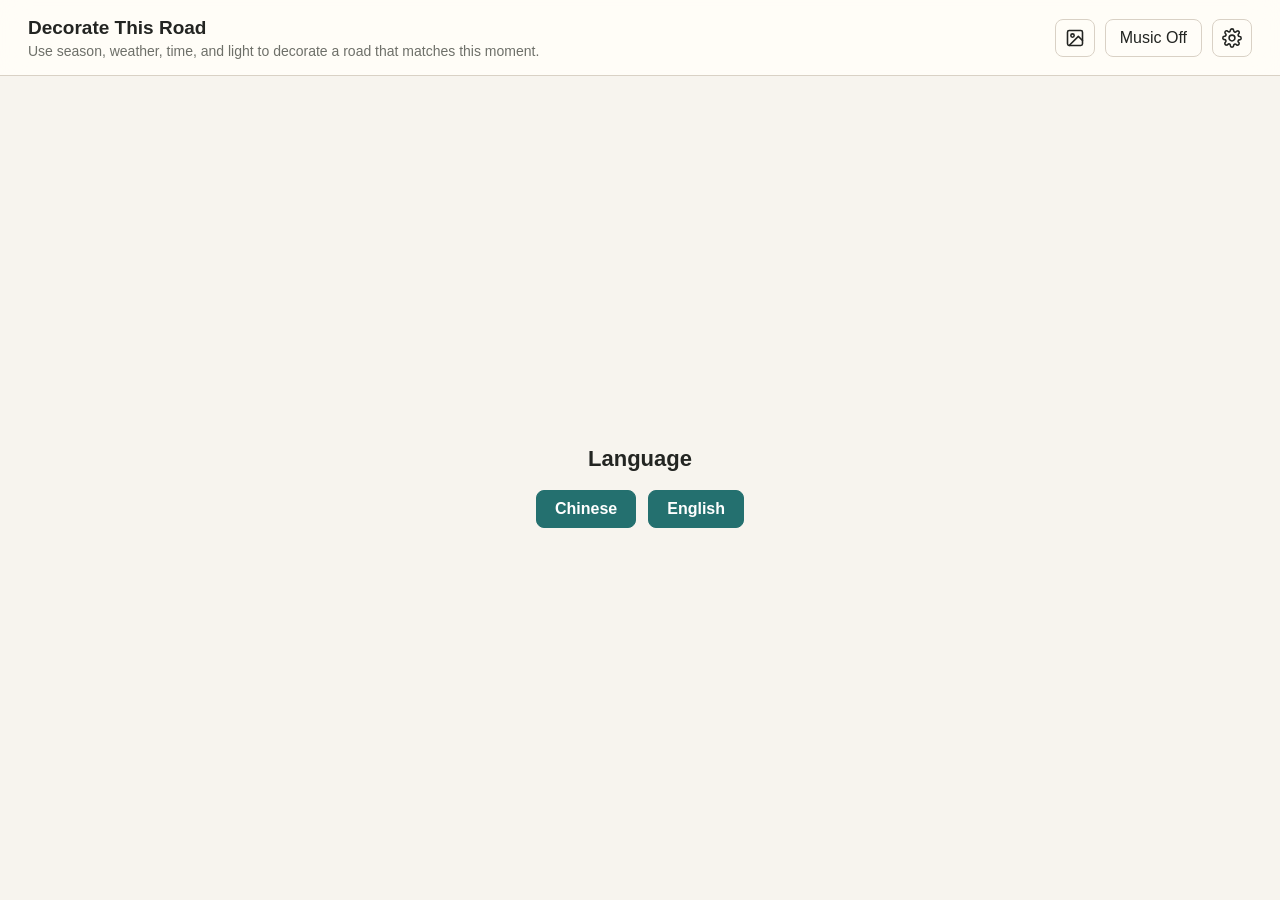
<file: Conversation/inner-landscape-app/path.html>
<!doctype html>
<html lang="en-US">
  <head>
    <meta charset="UTF-8" />
    <meta name="viewport" content="width=device-width, initial-scale=1.0" />
    <title>Decorate This Road</title>
    <link rel="stylesheet" href="./style.css" />
    <link rel="stylesheet" href="./path.css" />
  </head>
  <body>
    <div class="app-shell">
      <header class="topbar">
        <div>
          <div class="brand" id="pathBrand">Decorate This Road</div>
          <p class="tagline" id="pathTagline">Choose season, weather, time, and light for a road that reflects your mood.</p>
        </div>
        <nav class="top-actions" aria-label="Global actions">
          <a class="icon-button" href="./record.html" title="Generation History" aria-label="Generation History">
            <svg viewBox="0 0 24 24" aria-hidden="true"><rect x="3" y="3" width="18" height="18" rx="2"/><circle cx="9" cy="9" r="2"/><path d="m21 15-5-5L5 21"/></svg>
          </a>
          <button class="secondary-button" id="pathMusicToggleBtn" type="button"></button>
          <button class="icon-button" id="pathSettingsBtn" type="button" title="Settings" aria-label="Settings">
            <svg viewBox="0 0 24 24" aria-hidden="true"><path d="M12 15.5a3.5 3.5 0 1 0 0-7 3.5 3.5 0 0 0 0 7Z"/><path d="M19.4 15a1.7 1.7 0 0 0 .3 1.9l.1.1a2 2 0 1 1-2.8 2.8l-.1-.1a1.7 1.7 0 0 0-1.9-.3 1.7 1.7 0 0 0-1 1.6V21a2 2 0 1 1-4 0v-.1a1.7 1.7 0 0 0-1-1.6 1.7 1.7 0 0 0-1.9.3l-.1.1a2 2 0 1 1-2.8-2.8l.1-.1a1.7 1.7 0 0 0 .3-1.9 1.7 1.7 0 0 0-1.6-1H3a2 2 0 1 1 0-4h.1a1.7 1.7 0 0 0 1.6-1 1.7 1.7 0 0 0-.3-1.9l-.1-.1a2 2 0 1 1 2.8-2.8l.1.1a1.7 1.7 0 0 0 1.9.3h.1A1.7 1.7 0 0 0 10 3.1V3a2 2 0 1 1 4 0v.1a1.7 1.7 0 0 0 1 1.6h.1a1.7 1.7 0 0 0 1.9-.3l.1-.1a2 2 0 1 1 2.8 2.8l-.1.1a1.7 1.7 0 0 0-.3 1.9v.1a1.7 1.7 0 0 0 1.6 1H21a2 2 0 1 1 0 4h-.1a1.7 1.7 0 0 0-1.5 1Z"/></svg>
          </button>
        </nav>
      </header>

      <main>
        <section class="screen path-language-screen" id="pathLanguageScreen">
          <div class="path-language-copy">
            <h1>Language</h1>
            <div class="path-language-choice">
              <button class="primary-button" id="pathLangZh" type="button">Chinese</button>
              <button class="primary-button" id="pathLangEn" type="button">English</button>
            </div>
          </div>
        </section>

        <section class="screen path-intro-screen hidden" id="pathIntroScreen">
          <img class="path-intro-image" id="pathIntroImage" alt="" />
          <div class="path-intro-copy">
            <p id="pathIntroText"></p>
            <button class="primary-button" id="pathIntroContinueBtn" type="button"></button>
          </div>
        </section>

        <section class="screen path-bubbles-screen hidden" id="pathBubblesScreen">
          <div class="path-bubbles-header">
            <h1 id="pathBubblesTitle"></h1>
            <p id="pathBubblesDesc"></p>
          </div>
          <div class="path-road-scene">
            <div class="path-sketch-frame" id="pathSketchFrame" data-filled="0">
            <svg id="pathSketch" class="path-sketch" viewBox="0 0 480 320" aria-hidden="true">
              <rect class="sketch-sky" x="0" y="0" width="480" height="215"></rect>
              <rect class="sketch-ground" x="0" y="215" width="480" height="105"></rect>

              <g class="sketch-hills">
                <path class="sketch-hill-far" d="M0 200 Q60 178 120 196 T240 190 T360 200 T480 188 V215 H0 Z"></path>
                <path class="sketch-hill-near" d="M0 210 Q80 192 170 206 T340 202 T480 208 V215 H0 Z"></path>
              </g>

              <g class="sketch-stars">
                <circle cx="40" cy="20" r="1.6"></circle>
                <circle cx="80" cy="15" r="1.6"></circle>
                <circle cx="130" cy="25" r="1.6"></circle>
                <circle cx="170" cy="10" r="1.6"></circle>
                <circle cx="210" cy="20" r="1.6"></circle>
                <circle cx="250" cy="15" r="1.6"></circle>
                <circle cx="290" cy="25" r="1.6"></circle>
                <circle cx="330" cy="12" r="1.6"></circle>
                <circle cx="360" cy="22" r="1.6"></circle>
                <circle cx="440" cy="25" r="1.6"></circle>
                <circle cx="460" cy="10" r="1.6"></circle>
              </g>

              <g class="sketch-sun-group">
                <circle class="sketch-sun" cx="400" cy="55" r="24"></circle>
                <g class="sketch-sun-rays">
                  <line x1="400" y1="20" x2="400" y2="8"></line>
                  <line x1="428" y1="55" x2="440" y2="55"></line>
                  <line x1="400" y1="90" x2="400" y2="102"></line>
                  <line x1="372" y1="55" x2="360" y2="55"></line>
                  <line x1="420" y1="35" x2="429" y2="26"></line>
                  <line x1="420" y1="75" x2="429" y2="84"></line>
                  <line x1="380" y1="35" x2="371" y2="26"></line>
                  <line x1="380" y1="75" x2="371" y2="84"></line>
                </g>
                <g class="sketch-moon-parts">
                  <circle class="sketch-moon-glow" cx="400" cy="55" r="34"></circle>
                  <path class="sketch-moon" d="M400 33a22 22 0 1 0 0 44 17.6 17.6 0 0 1 0-44z"></path>
                </g>
              </g>

              <g class="sketch-cloud sketch-cloud-1">
                <ellipse cx="90" cy="55" rx="22" ry="14"></ellipse>
                <ellipse cx="112" cy="50" rx="18" ry="12"></ellipse>
                <ellipse cx="70" cy="52" rx="16" ry="11"></ellipse>
              </g>
              <g class="sketch-cloud sketch-cloud-2">
                <ellipse cx="215" cy="38" rx="20" ry="13"></ellipse>
                <ellipse cx="236" cy="34" rx="16" ry="11"></ellipse>
                <ellipse cx="196" cy="36" rx="14" ry="10"></ellipse>
              </g>
              <g class="sketch-cloud sketch-cloud-3">
                <ellipse cx="315" cy="75" rx="24" ry="15"></ellipse>
                <ellipse cx="338" cy="70" rx="18" ry="12"></ellipse>
                <ellipse cx="295" cy="72" rx="15" ry="10"></ellipse>
              </g>

              <polyline class="sketch-lightning" points="300,45 285,95 302,95 280,150"></polyline>

              <g class="sketch-wind">
                <path class="sketch-wind-1" d="M40,150 q20,-8 40,0"></path>
                <path class="sketch-wind-2" d="M340,140 q20,-8 40,0"></path>
                <path class="sketch-wind-3" d="M150,60 q20,-6 40,0"></path>
              </g>

              <g class="sketch-rain">
                <line class="sketch-rain-1" x1="120" y1="90" x2="108" y2="130"></line>
                <line class="sketch-rain-2" x1="170" y1="80" x2="158" y2="120"></line>
                <line class="sketch-rain-3" x1="230" y1="95" x2="218" y2="135"></line>
                <line class="sketch-rain-4" x1="280" y1="75" x2="268" y2="115"></line>
                <line class="sketch-rain-5" x1="330" y1="90" x2="318" y2="130"></line>
                <line class="sketch-rain-6" x1="60" y1="100" x2="48" y2="140"></line>
              </g>

              <g class="sketch-snow">
                <circle class="sketch-snow-1" cx="70" cy="90" r="3"></circle>
                <circle class="sketch-snow-2" cx="120" cy="70" r="2.5"></circle>
                <circle class="sketch-snow-3" cx="160" cy="110" r="3"></circle>
                <circle class="sketch-snow-4" cx="200" cy="85" r="2.5"></circle>
                <circle class="sketch-snow-5" cx="240" cy="120" r="3"></circle>
                <circle class="sketch-snow-6" cx="280" cy="95" r="2.5"></circle>
                <circle class="sketch-snow-7" cx="320" cy="115" r="3"></circle>
                <circle class="sketch-snow-8" cx="360" cy="80" r="2.5"></circle>
                <circle class="sketch-snow-9" cx="90" cy="130" r="2.5"></circle>
                <circle class="sketch-snow-10" cx="300" cy="60" r="2.5"></circle>
              </g>

              <rect class="sketch-mist" x="0" y="180" width="480" height="70"></rect>

              <g class="sketch-distant-trees">
                <path d="M100 216 l7 -14 l7 14 z"></path>
                <path d="M116 217 l6 -12 l6 12 z"></path>
                <path d="M131 218 l5 -10 l5 10 z"></path>
                <path d="M144 218.5 l4 -8 l4 8 z"></path>
                <path d="M156 219 l3.4 -7 l3.4 7 z"></path>
                <path d="M166 219.3 l3 -6 l3 6 z"></path>
                <path d="M380 216 l-7 -14 l-7 14 z"></path>
                <path d="M364 217 l-6 -12 l-6 12 z"></path>
                <path d="M349 218 l-5 -10 l-5 10 z"></path>
                <path d="M336 218.5 l-4 -8 l-4 8 z"></path>
                <path d="M324 219 l-3.4 -7 l-3.4 7 z"></path>
                <path d="M314 219.3 l-3 -6 l-3 6 z"></path>
              </g>

              <g class="sketch-tree sketch-tree-left">
                <rect class="sketch-trunk" x="64" y="195" width="10" height="35"></rect>
                <circle class="sketch-tree-canopy" cx="69" cy="175" r="30"></circle>
              </g>
              <g class="sketch-tree sketch-tree-right">
                <rect class="sketch-trunk" x="406" y="195" width="10" height="35"></rect>
                <circle class="sketch-tree-canopy" cx="411" cy="175" r="30"></circle>
              </g>

              <g class="sketch-blossoms">
                <circle cx="52" cy="160" r="3"></circle>
                <circle cx="86" cy="155" r="3"></circle>
                <circle cx="69" cy="148" r="3"></circle>
                <circle cx="394" cy="160" r="3"></circle>
                <circle cx="428" cy="155" r="3"></circle>
                <circle cx="411" cy="148" r="3"></circle>
              </g>

              <g class="sketch-fallen-leaves">
                <circle cx="130" cy="235" r="3"></circle>
                <circle cx="160" cy="245" r="2.5"></circle>
                <circle cx="340" cy="240" r="3"></circle>
                <circle cx="310" cy="250" r="2.5"></circle>
              </g>

              <g class="sketch-fireflies">
                <circle cx="150" cy="245" r="2"></circle>
                <circle cx="180" cy="260" r="1.6"></circle>
                <circle cx="210" cy="240" r="1.8"></circle>
                <circle cx="270" cy="255" r="1.6"></circle>
                <circle cx="300" cy="242" r="2"></circle>
                <circle cx="330" cy="262" r="1.7"></circle>
              </g>

              <polygon class="sketch-road" points="220,215 260,215 370,320 110,320"></polygon>
              <polyline class="sketch-road-line" points="240,215 240,318"></polyline>

              <circle class="sketch-pulse-ring" id="pathSketchPulse" cx="240" cy="170" r="90"></circle>
            </svg>
            </div>
            <div class="path-bubbles" id="pathBubbles"></div>
          </div>
          <div class="path-bubbles-actions">
            <button class="secondary-button" id="pathResetSelectionsBtn" type="button"></button>
            <button class="primary-button" id="pathGenerateSummaryBtn" type="button"></button>
          </div>
        </section>

        <section class="screen path-confirm-screen hidden" id="pathConfirmScreen">
          <div class="confirm-header">
            <div>
              <h1 id="pathConfirmTitle"></h1>
              <p id="pathConfirmDesc"></p>
            </div>
            <button class="secondary-button" id="pathBackToBubblesBtn" type="button"></button>
          </div>
          <div class="path-selection-summary" id="pathSelectionSummary"></div>
          <div class="output-preview hidden" id="pathOutputPreview"></div>
          <div class="output-actions">
            <button class="primary-button" id="pathSummarizeBtn" type="button"></button>
            <button class="secondary-button hidden" id="pathSaveBtn" type="button"></button>
            <button class="secondary-button hidden" id="pathGenerate2dBtn" type="button"></button>
            <button class="secondary-button hidden" id="pathGenerateVrBtn" type="button"></button>
            <button class="primary-button hidden" id="pathStartExperienceBtn" type="button"></button>
          </div>
          <p class="status-text hidden" id="pathVrStatus"></p>
          <div class="experience-preview hidden" id="pathExperiencePreview"></div>
        </section>

        <section class="screen experience-screen hidden" id="pathExperienceScreen">
          <img id="pathExperienceImage" alt="Generated 2D inner landscape" />
          <audio id="pathExperienceSound" loop></audio>
          <div class="experience-controls">
            <button class="secondary-button" id="pathExitExperienceBtn" type="button"></button>
          </div>
        </section>
      </main>
    </div>

    <div class="drawer-backdrop hidden" id="pathDrawerBackdrop"></div>
    <aside class="settings-drawer hidden" id="pathSettingsDrawer" aria-label="Settings">
      <div class="drawer-header">
        <div>
          <h2>Settings</h2>
          <p>API keys are kept in this browser session and shared with the dialogue page.</p>
        </div>
        <button class="icon-button" id="pathCloseSettingsBtn" type="button" title="Close Settings" aria-label="Close Settings">
          <svg viewBox="0 0 24 24" aria-hidden="true"><path d="M18 6 6 18"/><path d="m6 6 12 12"/></svg>
        </button>
      </div>
      <section class="settings-section">
        <h3>API Settings</h3>
        <label for="pathApiKeyInput">OpenAI API Key</label>
        <input id="pathApiKeyInput" type="password" autocomplete="off" placeholder="sk-..." />
        <label for="pathElevenLabsKeyInput">ElevenLabs API Key</label>
        <input id="pathElevenLabsKeyInput" type="password" autocomplete="off" placeholder="xi-..." />
        <label for="pathSoundProviderSelect">Sound Effect Provider</label>
        <select id="pathSoundProviderSelect">
          <option value="elevenlabs">ElevenLabs</option>
          <option value="falai">fal.ai (Stable Audio)</option>
        </select>
        <label for="pathFalKeyInput">fal.ai API Key</label>
        <input id="pathFalKeyInput" type="password" autocomplete="off" placeholder="fal_..." />
      </section>
    </aside>

    <div class="path-picker-backdrop hidden" id="pathPickerBackdrop"></div>
    <section class="path-picker hidden" id="pathPicker" aria-label="Choice panel">
      <div class="path-picker-header">
        <h2 id="pathPickerTitle"></h2>
        <button class="icon-button compact" id="pathPickerCloseBtn" type="button" title="Close" aria-label="Close">
          <svg viewBox="0 0 24 24" aria-hidden="true"><path d="M18 6 6 18"/><path d="m6 6 12 12"/></svg>
        </button>
      </div>
      <div class="path-picker-breadcrumb" id="pathPickerBreadcrumb"></div>
      <div class="path-picker-options" id="pathPickerOptions"></div>
      <div class="path-picker-custom hidden" id="pathPickerCustom">
        <input id="pathPickerCustomInput" type="text" maxlength="60" />
        <button class="primary-button" id="pathPickerCustomConfirmBtn" type="button"></button>
      </div>
      <div class="path-picker-footer">
        <p class="path-picker-current" id="pathPickerCurrent"></p>
        <button class="primary-button hidden" id="pathPickerConfirmBtn" type="button"></button>
      </div>
    </section>

    <dialog id="pathInfoDialog">
      <form method="dialog">
        <h2 id="pathDialogTitle"></h2>
        <div id="pathDialogBody"></div>
        <button class="primary-button" id="pathDialogOkBtn"></button>
      </form>
    </dialog>

    <script src="./path.js"></script>
  </body>
</html>
</file>
<file: Conversation/inner-landscape-app/style.css>
:root {
  --paper: #f7f4ee;
  --surface: #fffdf8;
  --ink: #232522;
  --muted: #6e7069;
  --line: #d9d1c5;
  --teal: #24706f;
  --teal-dark: #174c4b;
  --rust: #a85835;
  --olive: #68733d;
  --blue: #465b7a;
  --soft-teal: #dcebea;
  --soft-rust: #f4e2d7;
  --shadow: 0 18px 45px rgba(38, 35, 28, 0.12);
}

* {
  box-sizing: border-box;
}

body {
  margin: 0;
  color: var(--ink);
  background: var(--paper);
  font-family: "Microsoft YaHei", "PingFang SC", "Noto Sans CJK SC", Arial, sans-serif;
  letter-spacing: 0;
}

button,
input,
textarea,
select {
  font: inherit;
}

button {
  cursor: pointer;
}

.app-shell {
  min-height: 100vh;
}

.topbar {
  height: 76px;
  display: flex;
  justify-content: space-between;
  align-items: center;
  padding: 12px 28px;
  border-bottom: 1px solid var(--line);
  background: rgba(255, 253, 248, 0.92);
  backdrop-filter: blur(14px);
  position: sticky;
  top: 0;
  z-index: 10;
}

.brand {
  font-size: 19px;
  font-weight: 700;
}

.tagline,
.chat-header p,
.confirm-header p,
.drawer-header p {
  margin: 4px 0 0;
  color: var(--muted);
  font-size: 14px;
}

.top-actions,
.button-row,
.composer-actions,
.home-actions,
.intro-actions,
.output-actions,
.chat-tools {
  display: flex;
  gap: 10px;
  align-items: center;
  flex-wrap: wrap;
}

.icon-button,
.primary-button,
.secondary-button,
.ghost-button,
.text-button {
  min-height: 38px;
  border-radius: 8px;
  border: 1px solid transparent;
  transition: transform 0.15s ease, background 0.15s ease, border-color 0.15s ease;
}

.icon-button {
  width: 40px;
  display: inline-grid;
  place-items: center;
  color: var(--ink);
  background: transparent;
  border-color: var(--line);
}

.icon-button.compact {
  width: 38px;
  min-height: 36px;
}

.icon-button svg {
  width: 20px;
  height: 20px;
  fill: none;
  stroke: currentColor;
  stroke-width: 1.9;
  stroke-linecap: round;
  stroke-linejoin: round;
}

.primary-button {
  padding: 0 18px;
  background: var(--teal);
  color: white;
  border-color: var(--teal);
  font-weight: 700;
}

.secondary-button,
.ghost-button,
.text-button {
  padding: 0 14px;
  background: var(--surface);
  color: var(--ink);
  border-color: var(--line);
  text-decoration: none;
  display: inline-flex;
  align-items: center;
}

.ghost-button,
.text-button {
  background: transparent;
}

.text-button {
  border-color: transparent;
  color: var(--teal-dark);
  padding: 0 6px;
}

button:hover,
.secondary-button:hover {
  transform: translateY(-1px);
}

.primary-button:hover {
  background: var(--teal-dark);
}

.screen {
  min-height: calc(100vh - 76px);
}

.hidden {
  display: none !important;
}

.home-screen {
  display: grid;
  align-items: center;
  padding: 44px min(7vw, 92px);
  gap: 30px;
}

.home-copy {
  max-width: 820px;
}

h1,
h2,
h3,
p {
  overflow-wrap: anywhere;
}

h1 {
  margin: 0 0 18px;
  font-size: clamp(40px, 7vw, 84px);
  line-height: 1.04;
  font-weight: 800;
}

h2 {
  margin: 0;
  font-size: 20px;
}

h3 {
  margin: 0 0 14px;
  font-size: 16px;
}

.home-copy p {
  max-width: 640px;
  margin: 0 0 28px;
  color: var(--muted);
  font-size: 19px;
  line-height: 1.8;
}

.language-choice {
  display: grid;
  gap: 8px;
  max-width: 280px;
  margin: 0 0 24px;
}

.language-choice label {
  color: var(--muted);
  font-size: 14px;
}

.intro-screen {
  display: grid;
  align-items: center;
  justify-content: center;
  padding: 44px min(7vw, 92px);
}

.intro-copy {
  width: min(860px, 100%);
}

.intro-copy p {
  margin: 0 0 30px;
  font-size: clamp(26px, 4.4vw, 52px);
  line-height: 1.28;
  font-weight: 700;
}

.principles {
  display: grid;
  grid-template-columns: repeat(4, minmax(120px, 1fr));
  gap: 12px;
  max-width: 980px;
}

.principles span {
  border-left: 4px solid var(--rust);
  background: rgba(255, 253, 248, 0.72);
  padding: 12px 14px;
  border-radius: 6px;
  color: var(--muted);
}

.creator-screen {
  display: grid;
  grid-template-columns: minmax(260px, 360px) minmax(420px, 900px);
  justify-content: center;
  align-items: start;
  gap: 18px;
  padding: 22px;
}

.progress-panel,
.chat-panel,
.scene-panel,
.settings-drawer,
.confirm-screen {
  background: var(--surface);
  border: 1px solid var(--line);
  border-radius: 8px;
  box-shadow: var(--shadow);
}

.progress-panel,
.scene-panel {
  padding: 16px;
  min-height: 0;
}

.panel-heading,
.chat-header,
.confirm-header,
.drawer-header {
  display: flex;
  justify-content: space-between;
  align-items: flex-start;
  gap: 14px;
}

.checklist {
  list-style: none;
  padding: 0;
  margin: 18px 0 0;
  display: grid;
  gap: 10px;
}

.check-item {
  display: grid;
  grid-template-columns: 28px 1fr;
  gap: 8px;
  align-items: center;
  padding: 10px;
  border: 1px solid var(--line);
  border-radius: 8px;
}

.check-mark {
  width: 22px;
  height: 22px;
  border-radius: 99px;
  display: grid;
  place-items: center;
  font-size: 13px;
  font-weight: 800;
  background: #ece8df;
  color: var(--muted);
}

.check-item.complete .check-mark {
  background: var(--soft-teal);
  color: var(--teal-dark);
}

.check-item.partial .check-mark {
  background: var(--soft-rust);
  color: var(--rust);
}

.check-name {
  font-weight: 700;
}

.check-state {
  color: var(--muted);
  font-size: 12px;
}

.mobile-progress {
  display: none;
  height: 8px;
  margin: 14px 0;
  background: #ece8df;
  border-radius: 99px;
  overflow: hidden;
}

.mobile-progress span {
  display: block;
  height: 100%;
  background: linear-gradient(90deg, var(--teal), var(--rust));
}

.chat-panel {
  display: grid;
  grid-template-rows: auto 1fr auto;
  min-height: calc(100vh - 120px);
  overflow: hidden;
}

.chat-header {
  padding: 16px;
  border-bottom: 1px solid var(--line);
}

.messages {
  padding: 18px;
  overflow: auto;
  display: flex;
  flex-direction: column;
  gap: 14px;
}

.message {
  max-width: min(78%, 720px);
  padding: 12px 14px;
  border-radius: 8px;
  line-height: 1.7;
  white-space: pre-wrap;
}

.message.assistant {
  align-self: flex-start;
  background: #edf4f1;
  border: 1px solid #cbded8;
}

.message.user {
  align-self: flex-end;
  background: #f8eadf;
  border: 1px solid #e3c6b3;
}

.message.system {
  align-self: center;
  max-width: 92%;
  background: #f2efe7;
  border: 1px solid var(--line);
  color: var(--muted);
  font-size: 13px;
}

.composer {
  padding: 14px;
  border-top: 1px solid var(--line);
  display: grid;
  gap: 10px;
}

textarea,
input,
select {
  width: 100%;
  border: 1px solid var(--line);
  border-radius: 8px;
  padding: 10px 11px;
  background: #fffefa;
  color: var(--ink);
}

textarea {
  resize: vertical;
  min-height: 74px;
}

textarea:disabled,
button:disabled {
  cursor: not-allowed;
  opacity: 0.58;
}

#sceneCanvas {
  width: 100%;
  aspect-ratio: 16 / 9;
  height: auto;
  margin: 16px 0;
  border: 1px solid var(--line);
  border-radius: 8px;
  background: #e5e0d6;
}

.scene-fields {
  display: grid;
  gap: 10px;
  max-height: calc(100vh - 300px);
  overflow: auto;
  padding-right: 4px;
}

.live-archive-panel {
  position: sticky;
  top: 98px;
  max-height: calc(100vh - 120px);
  overflow: hidden;
}

.live-archive-panel .panel-heading {
  margin-bottom: 14px;
}

.live-archive-panel h2 {
  font-size: 20px;
}

.live-archive-panel p {
  margin: 4px 0 0;
  color: var(--muted);
  line-height: 1.6;
}

.archive-focus-text {
  font-size: 13px;
}

.archive-focus-text {
  color: var(--blue) !important;
}

.live-archive-fields {
  max-height: calc(100vh - 245px);
  margin-top: 14px;
}

.archive-empty {
  padding: 12px 0;
  font-size: 14px;
}

.archive-group {
  display: grid;
  gap: 9px;
}

.archive-group + .archive-group {
  border-top: 1px solid var(--line);
  padding-top: 12px;
}

.archive-group-title {
  margin: 0;
  color: var(--ink);
  font-size: 13px;
  font-weight: 800;
}

.field-row {
  border-top: 1px solid var(--line);
  padding-top: 10px;
}

.live-archive-fields .field-row {
  border-top: 0;
  padding: 9px 10px;
  border-radius: 8px;
  background: rgba(247, 244, 238, 0.62);
}

.field-top {
  display: flex;
  justify-content: space-between;
  gap: 10px;
}

.field-label {
  font-weight: 800;
  font-size: 14px;
}

.field-value {
  margin: 6px 0;
  color: var(--muted);
  line-height: 1.6;
}

.field-meta {
  font-size: 12px;
  color: var(--blue);
}

.mini-actions {
  display: flex;
  gap: 4px;
  flex-shrink: 0;
}

.mini-actions button {
  width: 28px;
  height: 28px;
  min-height: 28px;
  border-radius: 6px;
  border: 1px solid var(--line);
  background: transparent;
  display: grid;
  place-items: center;
}

.mini-actions svg {
  width: 15px;
  height: 15px;
  fill: none;
  stroke: currentColor;
  stroke-width: 2;
  stroke-linecap: round;
  stroke-linejoin: round;
}

.drawer-backdrop {
  position: fixed;
  inset: 0;
  background: rgba(20, 19, 17, 0.35);
  z-index: 30;
}

.settings-drawer {
  position: fixed;
  top: 0;
  right: 0;
  bottom: 0;
  width: min(440px, 92vw);
  padding: 18px;
  z-index: 40;
  overflow: auto;
  border-radius: 8px 0 0 8px;
}

.settings-section {
  border-top: 1px solid var(--line);
  padding: 18px 0;
  display: grid;
  gap: 9px;
}

.inline-field,
.range-row {
  display: grid;
  grid-template-columns: 1fr auto;
  gap: 8px;
  align-items: center;
}

.range-row {
  grid-template-columns: 1fr 88px;
}

.notice,
.status-text {
  margin: 0;
  color: var(--muted);
  font-size: 13px;
  line-height: 1.6;
}

.status-text.ok {
  color: var(--teal-dark);
  font-weight: 700;
}

.status-text.error {
  color: #8c2f20;
  font-weight: 700;
}

.confirm-screen {
  margin: 16px;
  padding: 20px;
  min-height: calc(100vh - 108px);
}

.confirm-screen h1 {
  font-size: clamp(30px, 5vw, 56px);
}

.confirm-grid {
  display: grid;
  grid-template-columns: repeat(3, minmax(210px, 1fr));
  gap: 14px;
  margin: 22px 0;
}

.confirm-card {
  border: 1px solid var(--line);
  border-radius: 8px;
  padding: 14px;
  background: #fffefa;
}

.confirm-card h3 {
  color: var(--teal-dark);
}

.archive-content {
  display: grid;
  gap: 12px;
  color: var(--muted);
  line-height: 1.7;
}

.archive-field {
  display: grid;
  gap: 6px;
}

.archive-field span {
  color: var(--ink);
  font-weight: 700;
  font-size: 13px;
}

.archive-field textarea {
  min-height: 42px;
  line-height: 1.6;
}

.meaning-row {
  display: grid;
  grid-template-columns: 1fr;
  gap: 6px;
  margin-top: 10px;
}

.output-preview {
  margin-top: 18px;
  border-top: 1px solid var(--line);
  padding-top: 16px;
}

.output-preview pre {
  white-space: pre-wrap;
  overflow: auto;
  background: #242823;
  color: #f2f6ef;
  padding: 14px;
  border-radius: 8px;
  max-height: 320px;
}

.experience-preview {
  margin-top: 18px;
  border-top: 1px solid var(--line);
  padding-top: 16px;
  display: grid;
  gap: 12px;
}

.experience-screen {
  position: fixed;
  inset: 0;
  z-index: 80;
  min-height: 100vh;
  background: #11130f;
  overflow: hidden;
}

.experience-screen img {
  width: 100%;
  height: 100%;
  object-fit: cover;
  display: block;
}

.experience-controls {
  position: fixed;
  right: 18px;
  top: 18px;
  z-index: 82;
}

dialog {
  border: 1px solid var(--line);
  border-radius: 8px;
  padding: 0;
  background: var(--surface);
  color: var(--ink);
  width: min(560px, calc(100vw - 32px));
}

dialog::backdrop {
  background: rgba(20, 19, 17, 0.4);
}

dialog form {
  padding: 20px;
  display: grid;
  gap: 16px;
}

#dialogBody {
  color: var(--muted);
  line-height: 1.8;
}

@media (max-width: 1180px) {
  .creator-screen {
    grid-template-columns: 1fr;
  }

  .live-archive-panel {
    position: static;
    max-height: none;
  }

  .live-archive-fields {
    max-height: 240px;
  }

  .chat-panel {
    min-height: calc(100vh - 108px);
  }

  .confirm-grid {
    grid-template-columns: 1fr;
  }

  .principles {
    grid-template-columns: 1fr 1fr;
  }
}

@media (max-width: 620px) {
  .topbar {
    height: auto;
    padding: 12px 14px;
  }

  .tagline {
    display: none;
  }

  .home-screen,
  .intro-screen,
  .creator-screen,
  .confirm-screen {
    padding: 14px;
    margin: 0;
  }

  .principles {
    grid-template-columns: 1fr;
  }

  .message {
    max-width: 92%;
  }
}
</file>
<file: Conversation/inner-landscape-app/path.css>
.path-language-screen,
.path-intro-screen {
  display: flex;
  flex-direction: column;
  align-items: center;
  justify-content: center;
  text-align: center;
  gap: 24px;
  padding: 40px 20px;
}

.path-language-copy h1 {
  margin: 0 0 20px;
  font-size: 22px;
}

.path-language-choice {
  display: flex;
  gap: 12px;
  justify-content: center;
}

.path-intro-image {
  max-width: min(520px, 90vw);
  width: 100%;
  border-radius: 12px;
  border: 1px solid var(--line);
  background: var(--surface);
}

.path-intro-copy {
  max-width: 560px;
  display: grid;
  gap: 20px;
}

.path-intro-copy p {
  font-size: 16px;
  line-height: 1.9;
  color: var(--ink);
  white-space: pre-line;
}

.path-bubbles-screen {
  min-height: calc(100vh - 76px);
  display: flex;
  flex-direction: column;
  align-items: center;
  justify-content: center;
  gap: 24px;
  padding: 20px;
}

.path-bubbles-header {
  text-align: center;
  max-width: 560px;
  display: grid;
  gap: 8px;
}

.path-bubbles-header h1 {
  margin: 0;
  font-size: 24px;
}

.path-bubbles-header p {
  margin: 0;
  color: var(--muted);
  font-size: 14px;
}

.path-road-scene {
  width: 100%;
  max-width: 960px;
  display: flex;
  flex-wrap: wrap;
  align-items: center;
  justify-content: center;
  gap: 32px;
}

.path-sketch-frame {
  flex: 1 1 380px;
  max-width: 460px;
  width: 100%;
  border-radius: 12px;
  border: 1px solid var(--line);
  overflow: hidden;
  /* "Coming alive": muted and quiet before anything is decorated, gaining
     saturation as more bubbles are filled. Lives on the wrapper, not on
     .path-sketch itself, so it composes with (rather than fights) the
     [data-light] filter already applied to the svg. */
  filter: saturate(0.18) brightness(0.97) contrast(0.94);
  transition: filter 0.6s ease;
}
.path-sketch-frame[data-filled="1"] { filter: saturate(0.4) brightness(0.98) contrast(0.96); }
.path-sketch-frame[data-filled="2"] { filter: saturate(0.62) brightness(0.99); }
.path-sketch-frame[data-filled="3"] { filter: saturate(0.8) brightness(1); }
.path-sketch-frame[data-filled="4"] { filter: saturate(0.92) brightness(1); }
.path-sketch-frame[data-filled="5"] { filter: saturate(1) brightness(1); }
.path-sketch-frame.previewing { outline: 2px dashed var(--teal); outline-offset: -2px; }

.path-sketch {
  display: block;
  width: 100%;
  height: auto;
  background: var(--surface);
  transition: filter 0.4s ease;
}

.path-sketch * {
  transition: fill 0.4s ease, opacity 0.4s ease, stroke 0.4s ease;
}

/* Base (unselected) look: a plain daytime scene with nothing weather-specific shown. */
.path-sketch .sketch-sky { fill: #cfe8f3; }
.path-sketch .sketch-ground { fill: #e4ecd8; }

.path-sketch .sketch-sun { fill: none; stroke: #d99a3c; stroke-width: 2; }
.path-sketch .sketch-sun-rays line { stroke: #d99a3c; stroke-width: 2; stroke-linecap: round; }

.path-sketch .sketch-cloud ellipse { fill: #ffffff; stroke: var(--ink); stroke-width: 1; opacity: 0; }
.path-sketch .sketch-stars circle { fill: #ffffff; opacity: 0; }
.path-sketch .sketch-rain line { stroke: #5a8fc2; stroke-width: 1.6; stroke-linecap: round; opacity: 0; }
.path-sketch .sketch-snow circle { fill: #ffffff; stroke: #b9c6d6; stroke-width: 0.5; opacity: 0; }
.path-sketch .sketch-wind path { fill: none; stroke: var(--ink); stroke-width: 1.4; stroke-linecap: round; opacity: 0; }
.path-sketch .sketch-lightning { fill: none; stroke: #f4d35e; stroke-width: 2.5; stroke-linejoin: round; opacity: 0; }
.path-sketch .sketch-mist { fill: #eef2f5; opacity: 0; }
.path-sketch .sketch-blossoms circle { fill: #f3b8c4; stroke: var(--ink); stroke-width: 0.5; opacity: 0; }
.path-sketch .sketch-fallen-leaves circle { fill: #c97b3d; stroke: var(--ink); stroke-width: 0.5; opacity: 0; }
.path-sketch .sketch-fireflies circle { fill: #f4d35e; opacity: 0; }

/* Depth: a soft hill silhouette + a receding tree row, echoing the "two rows
   of trees to the horizon" composition that the AI panorama prompt always
   fixes -- see buildRoadStructureSentence() in path.js. Always present (not
   gated by any selection) the same way the two foreground trees always are. */
.path-sketch .sketch-hill-far { fill: #b9d6c8; opacity: 0.85; }
.path-sketch .sketch-hill-near { fill: #a3c9b3; opacity: 0.9; }
.path-sketch .sketch-distant-trees path { fill: #6f9c6a; stroke: var(--ink); stroke-width: 0.6; }

.path-sketch .sketch-moon-glow { fill: #eef1f5; opacity: 0.25; }
.path-sketch .sketch-moon { fill: #eef1f5; stroke: #c9d0da; stroke-width: 1; }
.path-sketch .sketch-moon-parts { opacity: 0; }

.path-sketch .sketch-tree-canopy { fill: #7fae6b; stroke: var(--ink); stroke-width: 1.5; transform-box: fill-box; transform-origin: 50% 100%; }
.path-sketch .sketch-trunk { fill: #8a6a4a; stroke: var(--ink); stroke-width: 1; }

.path-sketch .sketch-road { fill: #ded7c4; stroke: var(--ink); stroke-width: 2; }
.path-sketch .sketch-road-line { fill: none; stroke: var(--ink); stroke-width: 2; stroke-dasharray: 10 8; }

/* Weather -- top-level look (prefix match catches every sub-choice, e.g. "rain_heavy"). */
.path-sketch[data-weather^="clear"] .sketch-cloud ellipse { opacity: 0; }
.path-sketch[data-weather^="rain"] .sketch-cloud ellipse,
.path-sketch[data-weather^="snow"] .sketch-cloud ellipse,
.path-sketch[data-weather^="overcast"] .sketch-cloud ellipse { opacity: 0.9; }
.path-sketch[data-weather^="rain"] .sketch-rain line { opacity: 1; }
.path-sketch[data-weather^="snow"] .sketch-snow circle { opacity: 1; }
.path-sketch[data-weather^="wind"] .sketch-wind path { opacity: 1; }
.path-sketch[data-weather^="overcast"] .sketch-sky { fill: #c7cdd1; }
.path-sketch[data-weather^="overcast"] .sketch-hill-far,
.path-sketch[data-weather^="overcast"] .sketch-hill-near { filter: saturate(0.7); }
.path-sketch[data-weather^="overcast"] .sketch-sun,
.path-sketch[data-weather^="overcast"] .sketch-sun-rays,
.path-sketch[data-weather^="rain"] .sketch-sun,
.path-sketch[data-weather^="rain"] .sketch-sun-rays,
.path-sketch[data-weather^="snow"] .sketch-sun,
.path-sketch[data-weather^="snow"] .sketch-sun-rays { opacity: 0.15; }

/* Weather -- sub-choice refinements */
.path-sketch[data-weather="clear_bright"] .sketch-sun { r: 28; stroke-width: 3; }
.path-sketch[data-weather="clear_bright"] .sketch-sun-rays line { stroke-width: 3; }
.path-sketch[data-weather="clear_light_clouds"] .sketch-cloud-1 ellipse { opacity: 0.5; }
.path-sketch[data-weather="clear_cloudless"] .sketch-sky { fill: #b8ddf0; }

.path-sketch[data-weather="rain_light"] line.sketch-rain-2,
.path-sketch[data-weather="rain_light"] line.sketch-rain-4,
.path-sketch[data-weather="rain_light"] line.sketch-rain-6 { opacity: 0; }
.path-sketch[data-weather="rain_light"] .sketch-rain line { stroke-width: 1.1; }
.path-sketch[data-weather="rain_heavy"] .sketch-rain line { stroke-width: 2.3; }
.path-sketch[data-weather="rain_heavy"] .sketch-sky { fill: #9fb3c4; }
.path-sketch[data-weather="rain_thunder"] .sketch-sky { fill: #6b7686; }
.path-sketch[data-weather="rain_thunder"] .sketch-lightning { opacity: 1; }

.path-sketch[data-weather="snow_first"] circle.sketch-snow-2,
.path-sketch[data-weather="snow_first"] circle.sketch-snow-4,
.path-sketch[data-weather="snow_first"] circle.sketch-snow-6,
.path-sketch[data-weather="snow_first"] circle.sketch-snow-8,
.path-sketch[data-weather="snow_first"] circle.sketch-snow-10 { opacity: 0; }
.path-sketch[data-weather="snow_light"] .sketch-sky { fill: #d7e3ea; }
.path-sketch[data-weather="snow_light"] circle.sketch-snow-5,
.path-sketch[data-weather="snow_light"] circle.sketch-snow-9 { opacity: 0; }
.path-sketch[data-weather="snow_blizzard"] .sketch-snow circle { r: 3.6; }
.path-sketch[data-weather="snow_blizzard"] .sketch-sky { fill: #aab4bd; }
.path-sketch[data-weather="snow_blizzard"] .sketch-wind path { opacity: 0.8; }

.path-sketch[data-weather="overcast_cloudy"] .sketch-cloud-3 ellipse { opacity: 0; }
.path-sketch[data-weather="overcast_gloomy"] .sketch-sky { fill: #9aa1a6; }
.path-sketch[data-weather="overcast_gloomy"] .sketch-cloud ellipse { fill: #c7cdd1; }
.path-sketch[data-weather="overcast_mist"] .sketch-mist { opacity: 0.75; }
.path-sketch[data-weather="overcast_mist"] .sketch-cloud-2 ellipse { opacity: 0.3; }
.path-sketch[data-weather="overcast_mist"] .sketch-hill-far { opacity: 0.35; }
.path-sketch[data-weather="overcast_mist"] .sketch-distant-trees path { opacity: 0.5; }

/* Wind escalates in three visible steps: how many of the 3 streak lines show,
   how thick they are, and how far the tree canopies skew as if blown. */
.path-sketch[data-weather="wind_breeze"] path.sketch-wind-2,
.path-sketch[data-weather="wind_breeze"] path.sketch-wind-3 { opacity: 0; }

.path-sketch[data-weather="wind_strong"] path.sketch-wind-3 { opacity: 0; }
.path-sketch[data-weather="wind_strong"] .sketch-wind path { stroke-width: 1.8; }
.path-sketch[data-weather="wind_strong"] .sketch-tree-canopy { transform: skewX(-8deg); }

.path-sketch[data-weather="wind_gale"] .sketch-wind path { stroke-width: 2.4; }
.path-sketch[data-weather="wind_gale"] .sketch-tree-canopy { transform: skewX(-15deg); }

/* Season -- top-level look */
.path-sketch[data-season^="spring"] .sketch-tree-canopy { fill: #a8d98a; }
.path-sketch[data-season^="spring"] .sketch-distant-trees path { fill: #8fc27f; }
.path-sketch[data-season^="summer"] .sketch-tree-canopy { fill: #5f9e52; }
.path-sketch[data-season^="summer"] .sketch-distant-trees path { fill: #4f8a48; }
.path-sketch[data-season^="autumn"] .sketch-tree-canopy { fill: #c97b3d; }
.path-sketch[data-season^="autumn"] .sketch-distant-trees path { fill: #b6753f; }
.path-sketch[data-season^="autumn"] .sketch-ground { fill: #e8d9b0; }
.path-sketch[data-season^="autumn"] .sketch-hill-far,
.path-sketch[data-season^="autumn"] .sketch-hill-near { fill: #cdbf88; }
.path-sketch[data-season^="winter"] .sketch-tree-canopy { fill: none; }
.path-sketch[data-season^="winter"] .sketch-distant-trees path { fill: none; stroke: var(--ink); stroke-width: 0.7; }
.path-sketch[data-season^="winter"] .sketch-ground { fill: #eef1ee; }
.path-sketch[data-season^="winter"] .sketch-hill-far,
.path-sketch[data-season^="winter"] .sketch-hill-near { fill: #e4ebe6; }

/* Season -- sub-choice refinements */
.path-sketch[data-season="spring_early"] .sketch-tree-canopy { fill: #c3e6ac; r: 22; }
.path-sketch[data-season="spring_mid"] .sketch-tree-canopy { fill: #93cf78; }
.path-sketch[data-season="spring_mid"] .sketch-blossoms circle { opacity: 0.45; }
.path-sketch[data-season="spring_late"] .sketch-blossoms circle { opacity: 1; }
.path-sketch[data-season="summer_early"] .sketch-tree-canopy { fill: #6bab54; }
.path-sketch[data-season="summer_peak"] .sketch-tree-canopy { fill: #427a37; r: 33; }
.path-sketch[data-season="summer_late"] .sketch-tree-canopy { fill: #8a9e4f; }
.path-sketch[data-season="autumn_early"] .sketch-tree-canopy { fill: #b7b23c; }
.path-sketch[data-season="autumn_mid"] .sketch-tree-canopy { fill: #d6923f; }
.path-sketch[data-season="autumn_mid"] .sketch-fallen-leaves circle { opacity: 0.4; }
.path-sketch[data-season="autumn_late"] .sketch-tree-canopy { fill: #8a4a2b; }
.path-sketch[data-season="autumn_late"] .sketch-fallen-leaves circle { opacity: 1; }
.path-sketch[data-season="winter_early"] .sketch-tree-canopy { fill: rgba(127, 174, 107, 0.25); r: 24; }
.path-sketch[data-season="winter_deep"] .sketch-tree-canopy { fill: #f3f6f8; opacity: 0.9; }
.path-sketch[data-season="winter_deep"] .sketch-ground { fill: #ffffff; }
.path-sketch[data-season="winter_late"] .sketch-tree-canopy { stroke: #c7ccd1; }
.path-sketch[data-season="winter_late"] .sketch-ground { fill: #f5f7f6; }

/* Fireflies -- only warm, calm, low-light scenes */
.path-sketch[data-season^="summer"][data-time^="dusk"] .sketch-fireflies circle,
.path-sketch[data-season^="summer"][data-time^="night"] .sketch-fireflies circle,
.path-sketch[data-season^="spring"][data-time^="dusk"] .sketch-fireflies circle { opacity: 1; }

/* Time of day -- top-level look (overrides weather/season sky+ground so night reads clearly) */
.path-sketch[data-time^="dawn"] .sketch-sky { fill: #f7d8c8; }
.path-sketch[data-time^="dawn"] .sketch-sun { stroke: #e69a6b; }
.path-sketch[data-time^="dusk"] .sketch-sky { fill: #f0b27a; }
.path-sketch[data-time^="dusk"] .sketch-sun { stroke: #c9622f; }
.path-sketch[data-time^="night"] .sketch-sky { fill: #1c2440; }
.path-sketch[data-time^="night"] .sketch-ground { fill: #2c3a2e; }
.path-sketch[data-time^="night"] .sketch-road { fill: #4a4a52; }
.path-sketch[data-time^="night"] .sketch-sun,
.path-sketch[data-time^="night"] .sketch-sun-rays { opacity: 0; }
.path-sketch[data-time^="night"] .sketch-stars circle { opacity: 1; }
.path-sketch[data-time^="night"] .sketch-hill-far { fill: #223028; }
.path-sketch[data-time^="night"] .sketch-hill-near { fill: #1a2620; }
.path-sketch[data-time^="night"] .sketch-moon-parts { opacity: 1; }
.path-sketch[data-time^="dusk"] .sketch-moon-parts { opacity: 0.5; }

/* Time of day -- sub-choice refinements */
.path-sketch[data-time="dawn_daybreak"] .sketch-sky { fill: #d99a8a; }
.path-sketch[data-time="dawn_daybreak"] .sketch-stars circle { opacity: 0.3; }
.path-sketch[data-time="dawn_firstlight"] .sketch-sky { fill: #fbe6da; }
.path-sketch[data-time="daytime_morning"] .sketch-sun-group { transform: translateY(30px); }
.path-sketch[data-time="daytime_noon"] .sketch-sun-group { transform: translateY(-25px); }
.path-sketch[data-time="daytime_afternoon"] .sketch-sky { fill: #d9ecf5; }
.path-sketch[data-time="daytime_afternoon"] .sketch-sun { stroke: #e8a33e; }
.path-sketch[data-time="daytime_afternoon"] .sketch-sun-rays line { stroke: #e8a33e; }
.path-sketch[data-time="daytime_afternoon"] .sketch-sun-group { transform: translateY(12px); }
.path-sketch[data-time="dusk_sunset"] .sketch-sky { fill: #e2703a; }
.path-sketch[data-time="dusk_sunset"] .sketch-sun-group { transform: translateY(75px); }
.path-sketch[data-time="dusk_sunset"] .sketch-sun { stroke: #b8451f; }
.path-sketch[data-time="dusk_twilight"] .sketch-sky { fill: #6a4a68; }
.path-sketch[data-time="dusk_twilight"] .sketch-sun,
.path-sketch[data-time="dusk_twilight"] .sketch-sun-rays { opacity: 0.3; }
.path-sketch[data-time="dusk_twilight"] .sketch-stars circle { opacity: 0.4; }
/* The three night leaves each own a distinct sky rather than all showing a
   faint version of both: moonlit is the moon alone, starry is the stars
   alone, late night is neither -- just the darkest, emptiest sky. */
.path-sketch[data-time="night_moonlit"] .sketch-stars circle { opacity: 0; }
.path-sketch[data-time="night_starry"] .sketch-stars circle { opacity: 1; r: 2.1; }
.path-sketch[data-time="night_starry"] .sketch-moon-parts { opacity: 0; }
.path-sketch[data-time="night_late"] .sketch-sky { fill: #12172c; }
.path-sketch[data-time="night_late"] .sketch-stars circle { opacity: 0; }
.path-sketch[data-time="night_late"] .sketch-moon-parts { opacity: 0; }

/* Light (overall brightness/contrast/tint treatment) */
.path-sketch[data-light^="bright"] { filter: brightness(1.15) saturate(1.05); }
.path-sketch[data-light^="soft"] { filter: brightness(1.05) saturate(0.85); }
.path-sketch[data-light^="dim"] { filter: brightness(0.65) saturate(0.85); }
.path-sketch[data-light^="dramatic"] { filter: contrast(1.35) saturate(0.9); }

.path-sketch[data-light="bright_blazing"] { filter: brightness(1.3) contrast(1.05); }
.path-sketch[data-light="bright_glare"] { filter: brightness(1.35) saturate(0.6); }
.path-sketch[data-light="soft_amber"] { filter: brightness(1.05) sepia(0.2) saturate(1.15); }
.path-sketch[data-light="soft_hazy"] { filter: brightness(1.05) saturate(0.75) blur(0.6px); }
.path-sketch[data-light="soft_cool"] { filter: brightness(1.02) saturate(0.65) hue-rotate(8deg); }
.path-sketch[data-light="dim_candle"] { filter: brightness(0.78) sepia(0.25) saturate(1.15); }
.path-sketch[data-light="dim_cold"] { filter: brightness(0.62) saturate(0.45) hue-rotate(-6deg); }
.path-sketch[data-light="dim_dark"] { filter: brightness(0.42) saturate(0.7); }
.path-sketch[data-light="dramatic_backlit"] { filter: contrast(1.2) brightness(0.88); }
.path-sketch[data-light="dramatic_contrast"] { filter: contrast(1.55) saturate(0.8); }
.path-sketch[data-light="dramatic_flicker"] { filter: contrast(1.3); }

@keyframes sketch-flicker {
  0%, 100% { filter: contrast(1.3) brightness(1); }
  45% { filter: contrast(1.3) brightness(1); }
  50% { filter: contrast(1.3) brightness(0.7); }
  55% { filter: contrast(1.3) brightness(1); }
  80% { filter: contrast(1.3) brightness(1); }
  83% { filter: contrast(1.3) brightness(0.8); }
  86% { filter: contrast(1.3) brightness(1); }
}

/* Motion -- only if the visitor hasn't asked for reduced motion, and each rule
   is scoped with the SAME attribute condition as the matching opacity rule
   above. A keyframe that animates opacity would otherwise override a static
   "opacity: 0" and make e.g. rain visible with no rain selected. */
@media (prefers-reduced-motion: no-preference) {
  .path-sketch[data-light="dramatic_flicker"] { animation: sketch-flicker 1.6s ease-in-out infinite; }

  .path-sketch .sketch-cloud { animation: sketch-drift-cloud 10s ease-in-out infinite alternate; }
  .path-sketch .sketch-cloud-2 { animation-duration: 13s; animation-delay: -3s; }
  .path-sketch .sketch-cloud-3 { animation-duration: 8s; animation-delay: -1.4s; }

  /* Rain: speed escalates light -> heavy -> thunder (thunder also sways
     sideways, read as wind-driven rain), on top of the existing line-count
     and stroke-width differences, so the three read as clearly different
     intensities rather than the same rain in three colors. */
  .path-sketch[data-weather^="rain"] .sketch-rain line { animation: sketch-fall-rain 0.5s linear infinite; }
  .path-sketch[data-weather="rain_light"] .sketch-rain line { animation-duration: 0.85s; }
  .path-sketch[data-weather="rain_heavy"] .sketch-rain line { animation-duration: 0.32s; }
  .path-sketch[data-weather="rain_thunder"] .sketch-rain line { animation: sketch-fall-rain-wind-driven 0.28s linear infinite; }
  /* The animation's own opacity keyframe would otherwise override the static
     "opacity: 0" that hides specific lines/flakes/wisps for a lighter
     sub-choice, making them flicker back into view. */
  .path-sketch[data-weather="rain_light"] line.sketch-rain-2,
  .path-sketch[data-weather="rain_light"] line.sketch-rain-4,
  .path-sketch[data-weather="rain_light"] line.sketch-rain-6 { animation: none; }
  .path-sketch .sketch-rain-2 { animation-delay: -0.12s; }
  .path-sketch .sketch-rain-3 { animation-delay: -0.24s; }
  .path-sketch .sketch-rain-4 { animation-delay: -0.36s; }
  .path-sketch .sketch-rain-5 { animation-delay: -0.08s; }
  .path-sketch .sketch-rain-6 { animation-delay: -0.3s; }

  /* Snow: first snowfall barely drifts, light snow falls at a normal gentle
     pace, blizzard falls fast with a much wider, wind-tossed swing -- paired
     with the flake-count and size differences above (5 / 8 / 10 flakes). */
  .path-sketch[data-weather^="snow"] .sketch-snow circle { animation: sketch-fall-snow 4.5s ease-in-out infinite; }
  .path-sketch[data-weather="snow_first"] .sketch-snow circle { animation: sketch-fall-snow-gentle 7s ease-in-out infinite; }
  .path-sketch[data-weather="snow_light"] .sketch-snow circle { animation-duration: 5.2s; }
  .path-sketch[data-weather="snow_blizzard"] .sketch-snow circle { animation: sketch-fall-snow-storm 1.8s ease-in infinite; }
  .path-sketch[data-weather="snow_first"] circle.sketch-snow-2,
  .path-sketch[data-weather="snow_first"] circle.sketch-snow-4,
  .path-sketch[data-weather="snow_first"] circle.sketch-snow-6,
  .path-sketch[data-weather="snow_first"] circle.sketch-snow-8,
  .path-sketch[data-weather="snow_first"] circle.sketch-snow-10,
  .path-sketch[data-weather="snow_light"] circle.sketch-snow-5,
  .path-sketch[data-weather="snow_light"] circle.sketch-snow-9 { animation: none; }
  .path-sketch .sketch-snow-2 { animation-delay: -1s; }
  .path-sketch .sketch-snow-3 { animation-delay: -2s; }
  .path-sketch .sketch-snow-4 { animation-delay: -3s; }
  .path-sketch .sketch-snow-5 { animation-delay: -0.5s; }
  .path-sketch .sketch-snow-6 { animation-delay: -1.5s; }
  .path-sketch .sketch-snow-7 { animation-delay: -2.5s; }
  .path-sketch .sketch-snow-8 { animation-delay: -3.5s; }
  .path-sketch .sketch-snow-9 { animation-delay: -1.8s; }
  .path-sketch .sketch-snow-10 { animation-delay: -2.8s; }

  /* Wind: breeze is slow and barely-there, strong picks up the pace, gale is
     fast and constant -- layered on the existing 1 / 2 / 3 streak-count and
     stroke-width escalation. */
  .path-sketch[data-weather^="wind"] .sketch-wind path,
  .path-sketch[data-weather="snow_blizzard"] .sketch-wind path { animation: sketch-flow-wind 2.6s ease-in-out infinite; }
  .path-sketch[data-weather="wind_breeze"] .sketch-wind path { animation-duration: 4s; }
  .path-sketch[data-weather="wind_strong"] .sketch-wind path { animation-duration: 1.8s; }
  .path-sketch[data-weather="wind_gale"] .sketch-wind path { animation-duration: 1.1s; }
  .path-sketch[data-weather="wind_breeze"] path.sketch-wind-2,
  .path-sketch[data-weather="wind_breeze"] path.sketch-wind-3,
  .path-sketch[data-weather="wind_strong"] path.sketch-wind-3 { animation: none; }
  .path-sketch .sketch-wind-2 { animation-delay: -1s; }
  .path-sketch .sketch-wind-3 { animation-delay: -1.8s; }

  .path-sketch[data-time^="night"] .sketch-stars circle,
  .path-sketch[data-time^="dusk"] .sketch-stars circle { animation: sketch-twinkle 3.4s ease-in-out infinite; }
  /* Same opacity-keyframe-overrides-static-opacity issue as rain/snow/wind:
     moonlit and late night hide the stars entirely, so the twinkle must stop
     too or it flickers them back into view. */
  .path-sketch[data-time="night_moonlit"] .sketch-stars circle,
  .path-sketch[data-time="night_late"] .sketch-stars circle { animation: none; }
  /* dusk_twilight's dimmer stars are the same story one step removed: the
     animation's own opacity range (up to ~1) drowns out a plain static
     "opacity: 0.4" cap, so it needs its own dimmer-range keyframe instead. */
  .path-sketch[data-time="dusk_twilight"] .sketch-stars circle { animation: sketch-twinkle-dim 3.4s ease-in-out infinite; }

  .path-sketch[data-season^="summer"][data-time^="dusk"] .sketch-fireflies circle,
  .path-sketch[data-season^="summer"][data-time^="night"] .sketch-fireflies circle,
  .path-sketch[data-season^="spring"][data-time^="dusk"] .sketch-fireflies circle { animation: sketch-firefly-glow 3.2s ease-in-out infinite; }

  .path-sketch .sketch-tree-canopy { animation: sketch-sway-tree 5s ease-in-out infinite; }

  .path-sketch .sketch-pulse-ring.firing { animation: sketch-confirm-pulse 0.7s ease-out; }
}

@keyframes sketch-drift-cloud { from { transform: translateX(-6px); } to { transform: translateX(10px); } }
@keyframes sketch-fall-rain {
  0% { transform: translateY(-4px); opacity: 0.2; }
  60% { opacity: 1; }
  100% { transform: translateY(16px); opacity: 0; }
}
@keyframes sketch-fall-rain-wind-driven {
  0% { transform: translate(4px, -4px); opacity: 0.2; }
  60% { opacity: 1; }
  100% { transform: translate(-6px, 16px); opacity: 0; }
}
@keyframes sketch-fall-snow {
  0% { transform: translate(0, 0); }
  50% { transform: translate(5px, 11px); }
  100% { transform: translate(-4px, 22px); }
}
@keyframes sketch-fall-snow-gentle {
  0% { transform: translate(0, 0); }
  50% { transform: translate(1.5px, 4px); }
  100% { transform: translate(-1px, 8px); }
}
@keyframes sketch-fall-snow-storm {
  0% { transform: translate(0, 0); }
  50% { transform: translate(12px, 16px); }
  100% { transform: translate(-14px, 34px); }
}
@keyframes sketch-flow-wind {
  0% { opacity: 0; transform: translateX(-8px); }
  50% { opacity: 0.7; }
  100% { opacity: 0; transform: translateX(10px); }
}
@keyframes sketch-twinkle { 0%, 100% { opacity: 0.15; } 50% { opacity: 1; } }
@keyframes sketch-twinkle-dim { 0%, 100% { opacity: 0.08; } 50% { opacity: 0.4; } }
@keyframes sketch-firefly-glow {
  0%, 100% { opacity: 0.1; transform: translateY(0); }
  50% { opacity: 0.95; transform: translateY(-7px); }
}
@keyframes sketch-sway-tree { 0%, 100% { transform: rotate(0deg); } 50% { transform: rotate(1.1deg); } }

/* Confirm feedback: a brief ring pulses outward from the scene whenever a
   bubble selection is actually committed (fired from path.js). */
.path-sketch .sketch-pulse-ring {
  fill: none;
  stroke: #fdfdfb;
  stroke-width: 3;
  opacity: 0;
  transform-box: fill-box;
  transform-origin: 50% 50%;
}
@keyframes sketch-confirm-pulse {
  0% { opacity: 0.55; transform: scale(0.3); }
  100% { opacity: 0; transform: scale(2.6); }
}

/* Custom (free-text) selections: instead of silently reverting to the
   neutral look, a soft golden shimmer marks "there's something here the AI
   imagined specifically for you" so the choice still reads as registered. */
.path-sketch[data-season="custom"] .sketch-sky,
.path-sketch[data-weather="custom"] .sketch-sky,
.path-sketch[data-time="custom"] .sketch-sky,
.path-sketch[data-light="custom"] .sketch-sky {
  animation: sketch-custom-shimmer 3.6s ease-in-out infinite;
}
@media (prefers-reduced-motion: reduce) {
  .path-sketch[data-season="custom"] .sketch-sky,
  .path-sketch[data-weather="custom"] .sketch-sky,
  .path-sketch[data-time="custom"] .sketch-sky,
  .path-sketch[data-light="custom"] .sketch-sky { animation: none; filter: saturate(1.15); }
}
@keyframes sketch-custom-shimmer {
  0%, 100% { filter: saturate(1); }
  50% { filter: saturate(1.25) brightness(1.03); }
}

.path-bubbles {
  flex: 1 1 320px;
  display: grid;
  grid-template-columns: repeat(auto-fit, minmax(130px, 1fr));
  gap: 20px;
  width: 100%;
  max-width: 460px;
}

.path-bubble {
  border-radius: 999px;
  aspect-ratio: 1;
  border: 2px solid var(--line);
  background: var(--surface);
  box-shadow: var(--shadow);
  display: flex;
  flex-direction: column;
  align-items: center;
  justify-content: center;
  gap: 6px;
  padding: 16px;
  text-align: center;
  cursor: pointer;
  transition: transform 0.15s ease, border-color 0.15s ease;
}

.path-bubble:hover {
  transform: translateY(-3px);
}

.path-bubble.filled {
  border-color: var(--teal);
  background: var(--soft-teal);
}

.path-bubble svg {
  width: 30px;
  height: 30px;
  fill: none;
  stroke: currentColor;
  stroke-width: 1.6;
  stroke-linecap: round;
  stroke-linejoin: round;
  color: var(--teal-dark);
}

.path-bubble-label {
  font-weight: 700;
  font-size: 14px;
}

.path-bubble-value {
  font-size: 12px;
  color: var(--muted);
  max-width: 100%;
  overflow: hidden;
  text-overflow: ellipsis;
  white-space: nowrap;
}

.path-bubble.filled .path-bubble-value {
  color: var(--teal-dark);
  font-weight: 600;
}

.path-bubble[data-category="season"] svg { color: var(--olive); }
.path-bubble[data-category="weather"] svg { color: var(--blue); }
.path-bubble[data-category="time"] svg { color: var(--rust); }
.path-bubble[data-category="light"] svg { color: var(--teal-dark); }
.path-bubble[data-category="road"] svg { color: var(--ink); }

.path-bubbles-actions {
  display: flex;
  gap: 12px;
}

.path-selection-summary {
  display: grid;
  grid-template-columns: repeat(auto-fit, minmax(160px, 1fr));
  gap: 10px;
  margin: 16px 0;
}

.path-selection-chip {
  border: 1px solid var(--line);
  border-radius: 8px;
  padding: 10px 12px;
  background: var(--surface);
}

.path-selection-chip .chip-label {
  font-size: 12px;
  color: var(--muted);
}

.path-selection-chip .chip-value {
  font-weight: 700;
}

.path-picker-backdrop {
  position: fixed;
  inset: 0;
  background: rgba(17, 19, 15, 0.4);
  z-index: 95;
}

.path-picker {
  position: fixed;
  left: 50%;
  top: 50%;
  transform: translate(-50%, -50%);
  z-index: 96;
  width: min(560px, calc(100vw - 32px));
  max-height: min(640px, calc(100vh - 64px));
  overflow-y: auto;
  background: var(--surface);
  border: 1px solid var(--line);
  border-radius: 12px;
  padding: 20px;
  display: grid;
  gap: 14px;
}

.path-picker-header {
  display: flex;
  align-items: center;
  justify-content: space-between;
}

.path-picker-header h2 {
  margin: 0;
}

.path-picker-breadcrumb {
  font-size: 13px;
  color: var(--muted);
  min-height: 1em;
  display: flex;
  flex-wrap: wrap;
  align-items: center;
  gap: 2px;
}

.path-picker-crumb {
  background: none;
  border: none;
  padding: 2px 4px;
  font: inherit;
  font-size: 13px;
  color: var(--teal-dark);
  text-decoration: underline;
  cursor: pointer;
}

.path-picker-crumb:last-child {
  color: var(--ink);
  font-weight: 700;
  text-decoration: none;
  cursor: default;
}

.path-picker-crumb-sep {
  color: var(--muted);
}

.path-picker-options {
  display: flex;
  flex-wrap: wrap;
  gap: 8px;
}

.path-picker-facet-row {
  width: 100%;
  display: grid;
  gap: 6px;
  margin-bottom: 10px;
}

.path-picker-facet-label {
  font-size: 12px;
  font-weight: 700;
  color: var(--muted);
}

.path-picker-facet-chips {
  display: flex;
  flex-wrap: wrap;
  gap: 8px;
}

.path-picker-custom-toggle {
  background: none;
  border: none;
  padding: 4px 0;
  font-size: 13px;
  color: var(--teal-dark);
  text-decoration: underline;
  cursor: pointer;
}

.path-picker-option {
  padding: 8px 14px;
  border-radius: 999px;
  border: 1px solid var(--line);
  background: var(--paper);
  cursor: pointer;
  font-size: 14px;
}

.path-picker-option:hover {
  border-color: var(--teal);
}

.path-picker-option.active {
  border-color: var(--teal);
  background: var(--soft-teal);
  color: var(--teal-dark);
  font-weight: 700;
}

.path-picker-custom {
  display: flex;
  gap: 8px;
}

.path-picker-custom input {
  flex: 1;
  min-height: 38px;
  border-radius: 8px;
  border: 1px solid var(--line);
  padding: 0 10px;
}

.path-picker-footer {
  display: flex;
  align-items: center;
  justify-content: space-between;
  gap: 12px;
  border-top: 1px solid var(--line);
  padding-top: 12px;
}

.path-picker-current {
  margin: 0;
  font-size: 13px;
  color: var(--muted);
}

#pathInfoDialog {
  border: 1px solid var(--line);
  border-radius: 8px;
  padding: 0;
  background: var(--surface);
  color: var(--ink);
  width: min(480px, calc(100vw - 32px));
}

#pathInfoDialog::backdrop {
  background: rgba(17, 19, 15, 0.4);
}

#pathInfoDialog form {
  padding: 20px;
  display: grid;
  gap: 12px;
}
</file>
